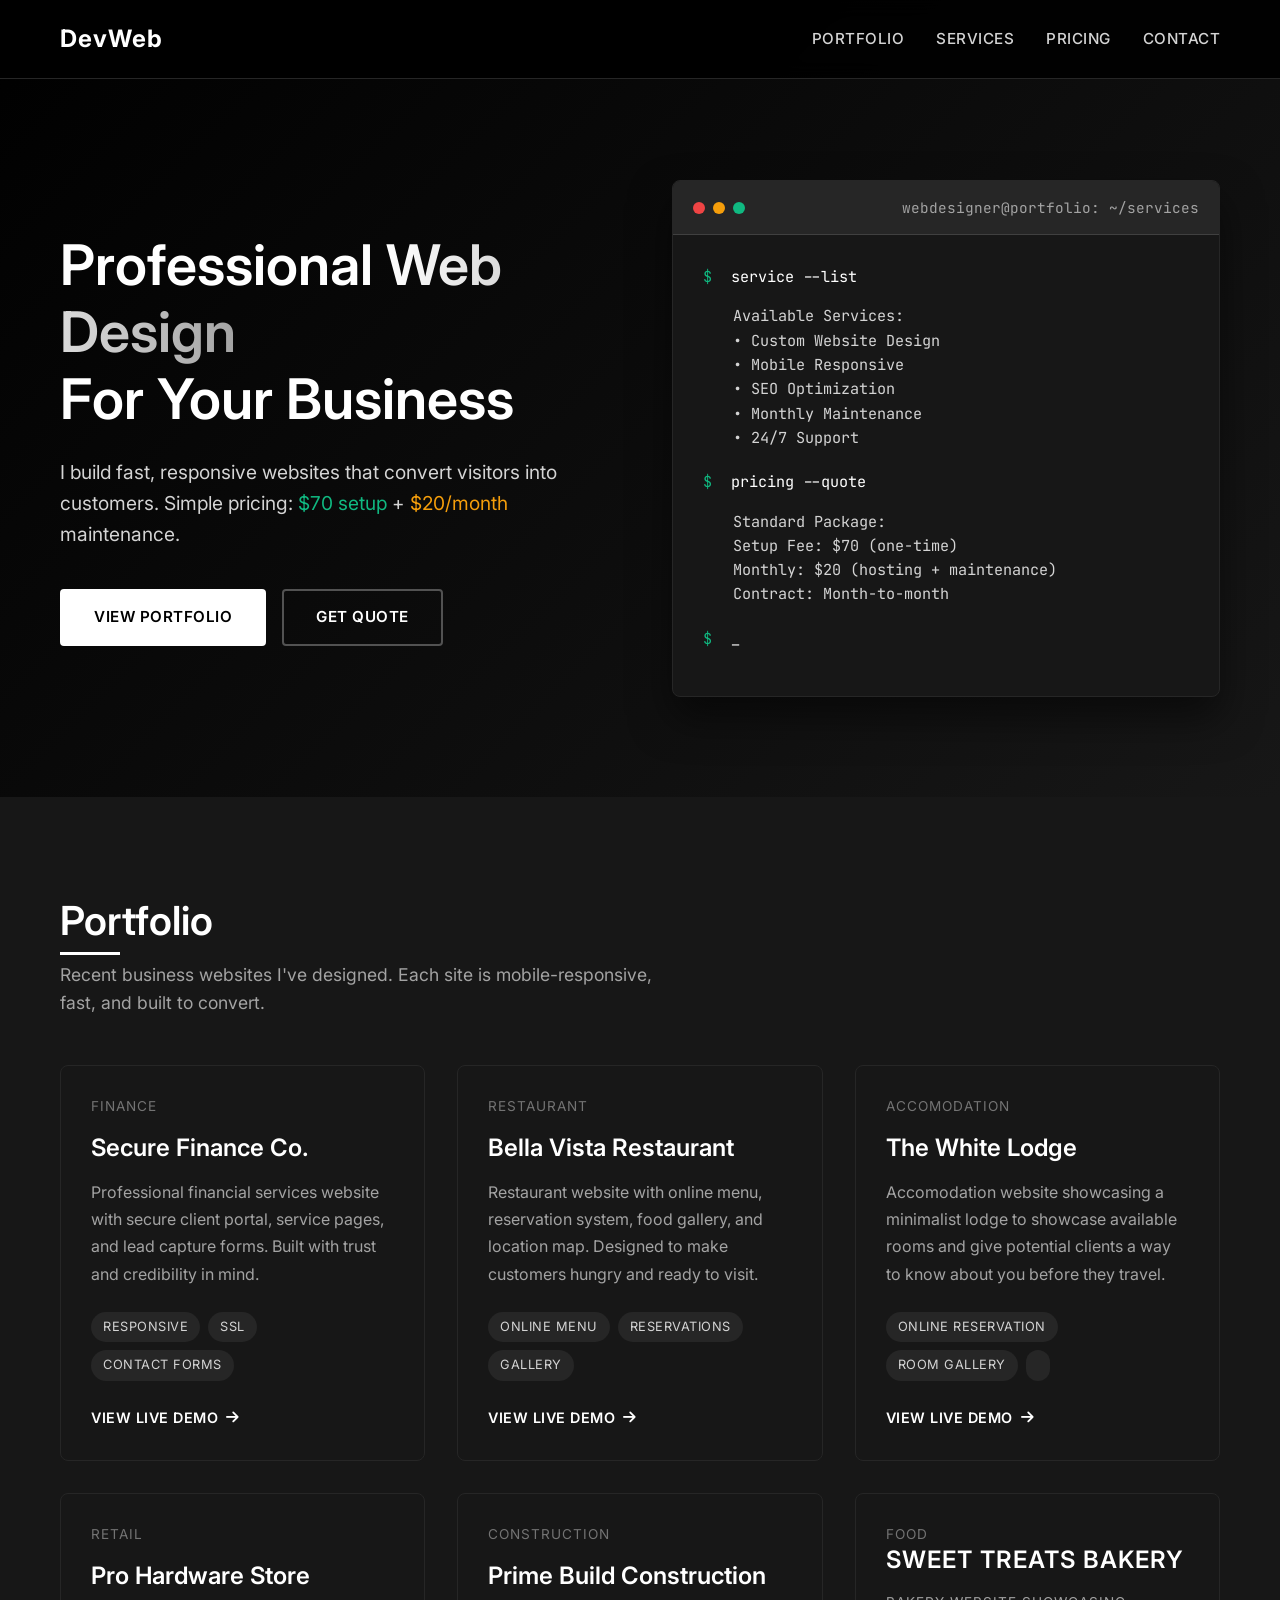
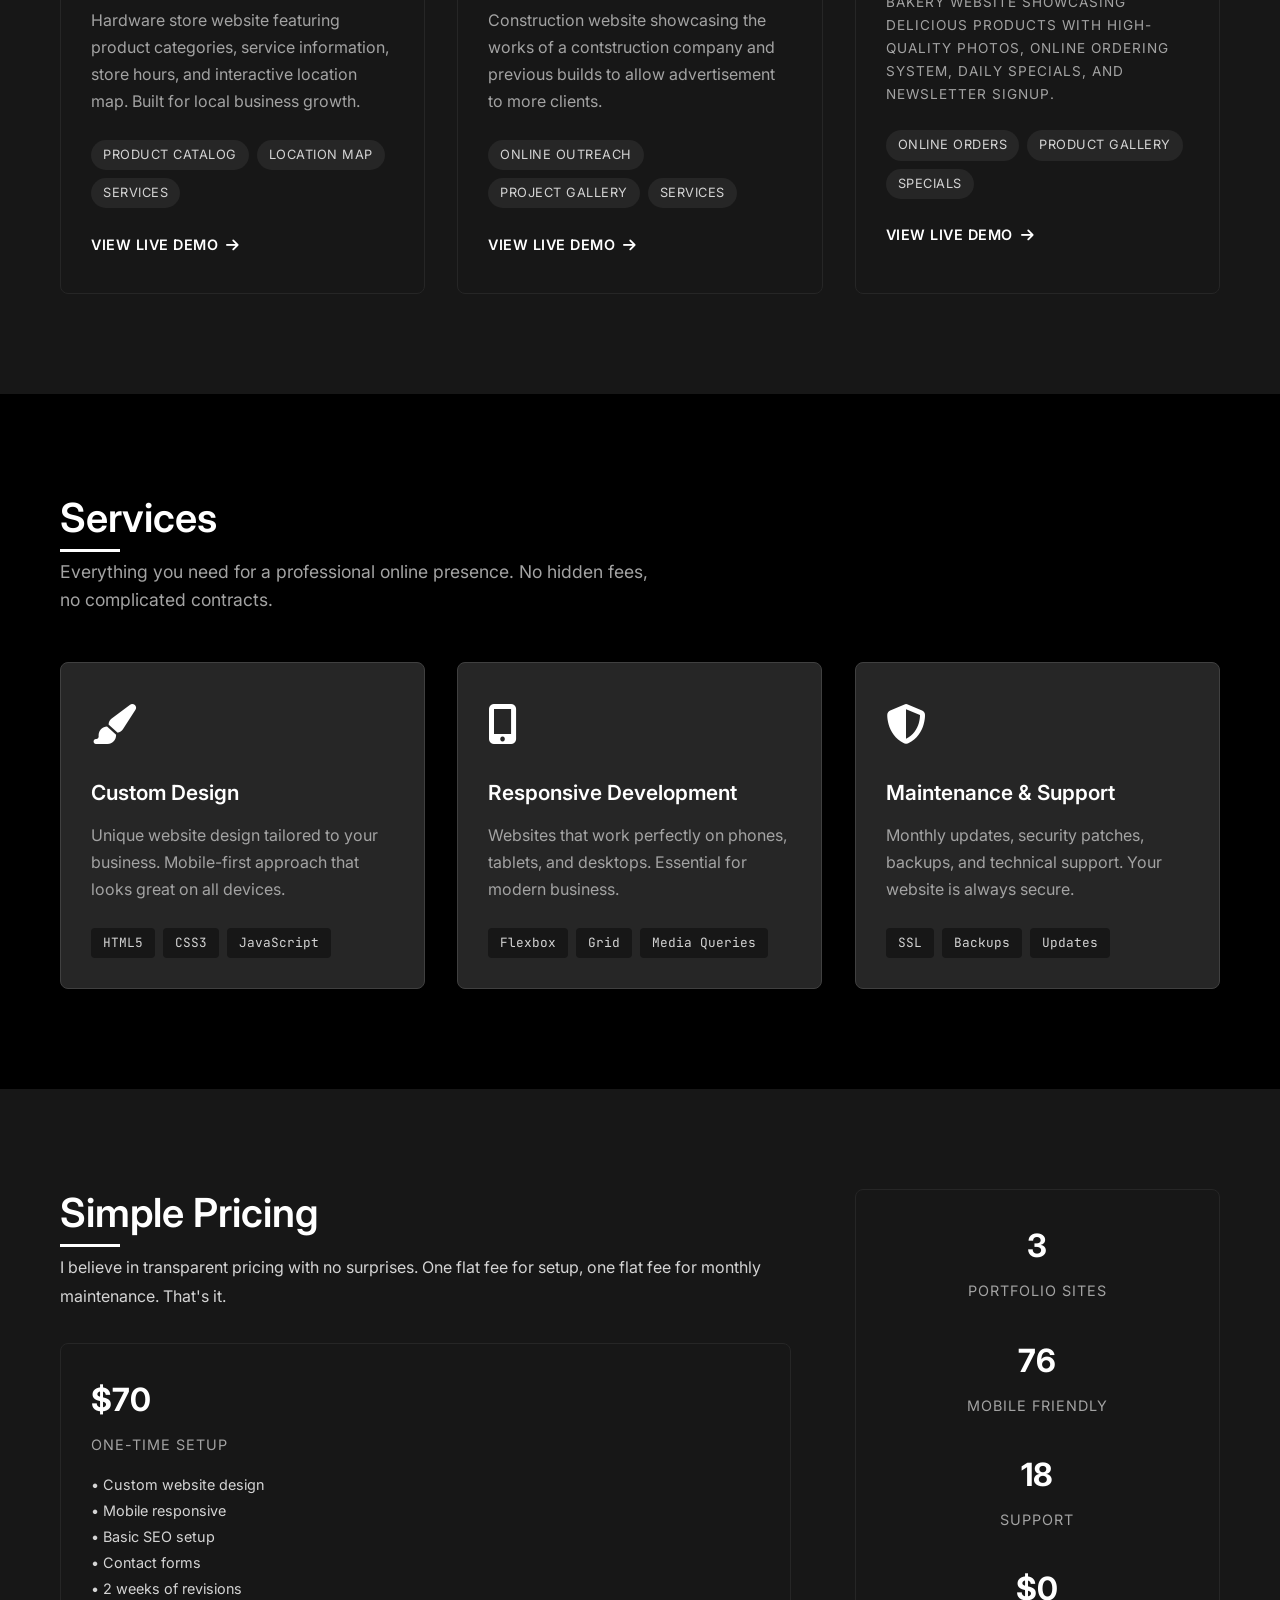
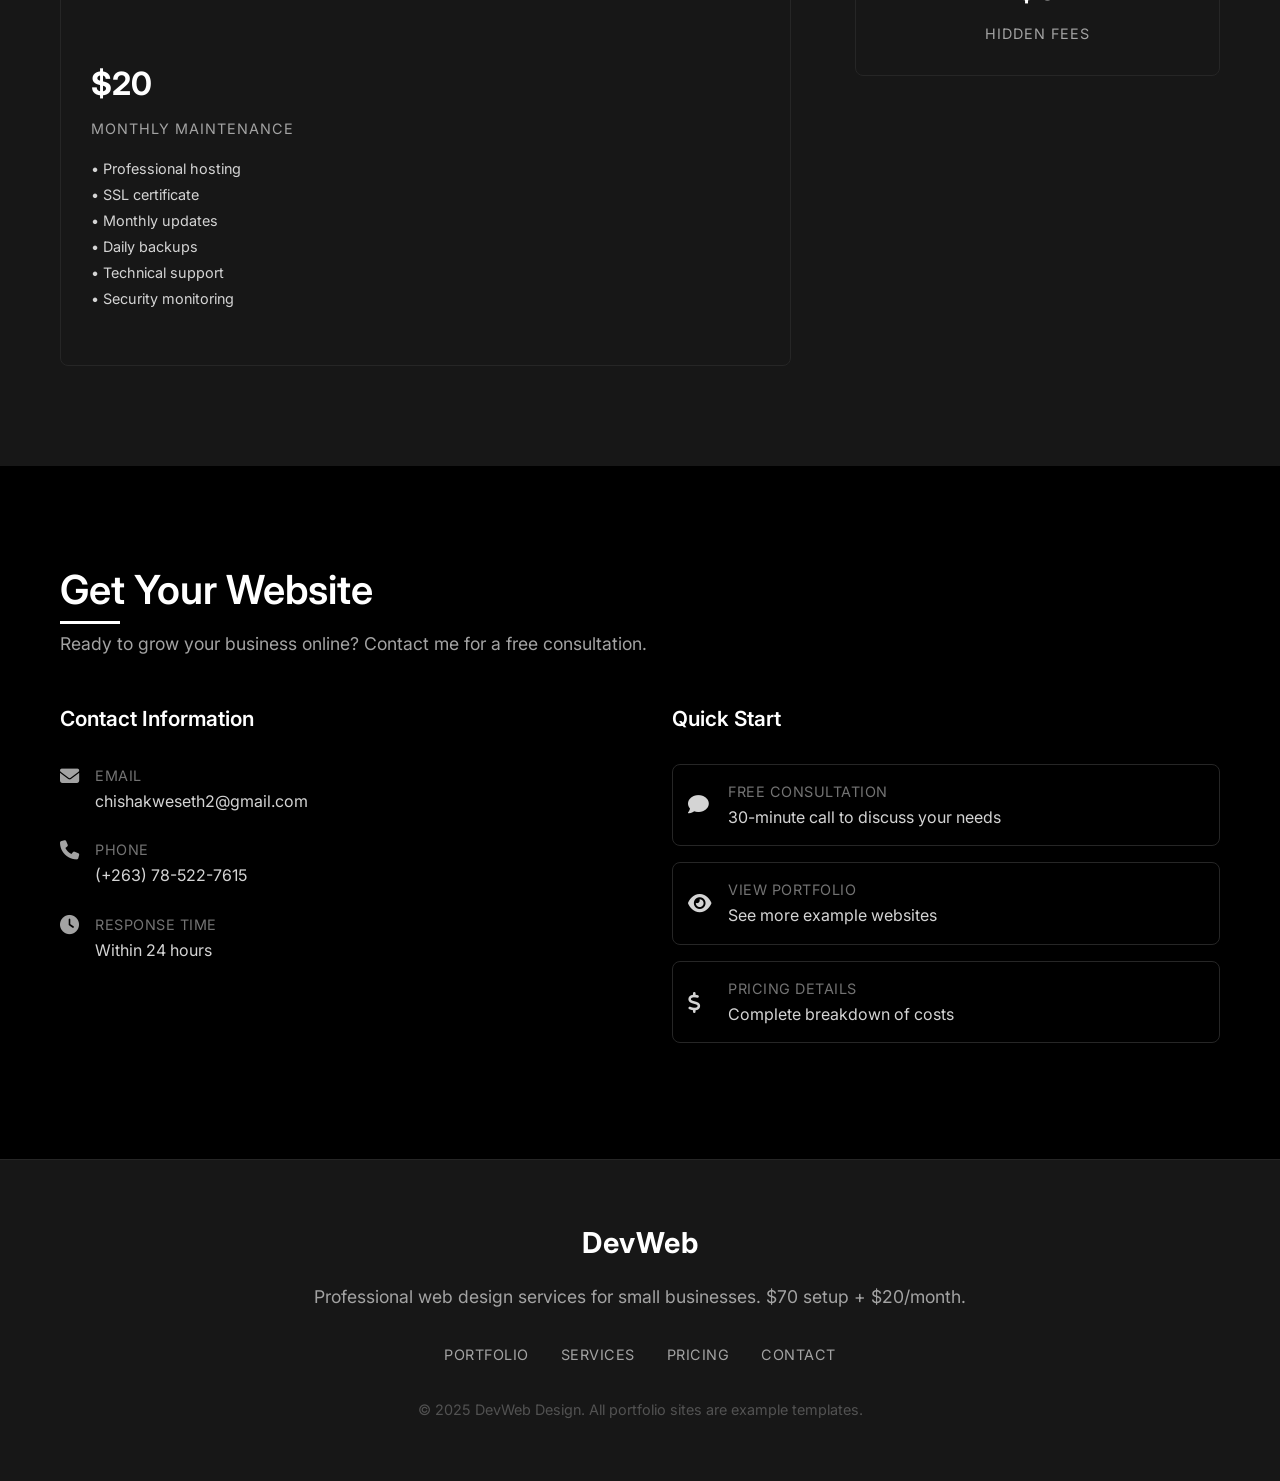
<file: index.html>
<!DOCTYPE html>
<html lang="en">
<head>
    <meta charset="UTF-8">
    <meta name="viewport" content="width=device-width, initial-scale=1.0">
    <title>DevWeb | Professional Web Design Services</title>
    <link rel="stylesheet" href="style.css">
    <link rel="stylesheet" href="https://cdnjs.cloudflare.com/ajax/libs/font-awesome/6.4.0/css/all.min.css">
    <link href="https://fonts.googleapis.com/css2?family=Inter:wght@300;400;500;600;700&family=JetBrains+Mono:wght@300;400&display=swap" rel="stylesheet">
    <!-- AOS Animation Library -->
    <link href="https://unpkg.com/aos@2.3.1/dist/aos.css" rel="stylesheet">
</head>
<body>
    <!-- ===== NAVBAR ===== -->
    <nav class="navbar">
        <div class="container">
            <a href="#" class="logo">DevWeb</a>
            <div class="nav-links">
                <a href="#portfolio">Portfolio</a>
                <a href="#services">Services</a>
                <a href="#pricing">Pricing</a>
                <a href="#contact">Contact</a>
            </div>
            <button class="menu-toggle">
                <i class="fas fa-bars"></i>
            </button>
        </div>
    </nav>

    <!-- ===== HERO SECTION ===== -->
    <section class="hero">
        <div class="container">
            <div class="hero-content" data-aos="fade-right" data-aos-delay="100">
                <h1 class="hero-title">
                    Professional <span class="gradient-text">Web Design</span><br>
                    For Your Business
                </h1>
                <p class="hero-subtitle">
                    I build fast, responsive websites that convert visitors into customers. 
                    Simple pricing: <span class="terminal-green">$70 setup</span> + <span class="terminal-yellow">$20/month</span> maintenance.
                </p>
                <div class="hero-buttons" data-aos="fade-up" data-aos-delay="300">
                    <a href="#portfolio" class="btn btn-primary">View Portfolio</a>
                    <a href="#contact" class="btn btn-secondary">Get Quote</a>
                </div>
            </div>
            <div class="code-terminal" data-aos="fade-left" data-aos-delay="200">
                <div class="terminal-header">
                    <div class="terminal-dots">
                        <span class="dot red"></span>
                        <span class="dot yellow"></span>
                        <span class="dot green"></span>
                    </div>
                    <div class="terminal-title">webdesigner@portfolio: ~/services</div>
                </div>
                <div class="terminal-body">
                    <div class="terminal-line">
                        <span class="prompt">$</span> service --list
                    </div>
                    <div class="output">
                        Available Services:<br>
                        • Custom Website Design<br>
                        • Mobile Responsive<br>
                        • SEO Optimization<br>
                        • Monthly Maintenance<br>
                        • 24/7 Support
                    </div>
                    <div class="terminal-line">
                        <span class="prompt">$</span> pricing --quote
                    </div>
                    <div class="output">
                        Standard Package:<br>
                        Setup Fee: $70 (one-time)<br>
                        Monthly: $20 (hosting + maintenance)<br>
                        Contract: Month-to-month
                    </div>
                    <div class="terminal-line">
                        <span class="prompt">$</span> <span class="cursor">_</span>
                    </div>
                </div>
            </div>
        </div>
    </section>

    <!-- ===== PORTFOLIO SECTION ===== -->
    <section id="portfolio" class="section bg-dark">
        <div class="container">
            <div data-aos="fade-up">
                <h2 class="section-title">Portfolio</h2>
                <p class="section-subtitle">Recent business websites I've designed. Each site is mobile-responsive, fast, and built to convert.</p>
            </div>
            
            <div class="articles-grid">
                <!-- Finance Company -->
                <div class="article-card" data-aos="fade-up" data-aos-delay="100">
                    <div class="article-date">FINANCE </div>
                    <h3 class="article-title">Secure Finance Co.</h3>
                    <p class="article-excerpt">
                        Professional financial services website with secure client portal, service pages, and lead capture forms. Built with trust and credibility in mind.
                    </p>
                    <div class="article-tags">
                        <span class="tag">Responsive</span>
                        <span class="tag">SSL</span>
                        <span class="tag">Contact Forms</span>
                    </div>
                    <a href="sites/finance/index.html" target="_blank" class="article-link">
                        View Live Demo <i class="fas fa-arrow-right"></i>
                    </a>
                </div>

                <!-- Restaurant -->
                <div class="article-card" data-aos="fade-up" data-aos-delay="200">
                    <div class="article-date">RESTAURANT </div>
                    <h3 class="article-title">Bella Vista Restaurant</h3>
                    <p class="article-excerpt">
                        Restaurant website with online menu, reservation system, food gallery, and location map. Designed to make customers hungry and ready to visit.
                    </p>
                    <div class="article-tags">
                        <span class="tag">Online Menu</span>
                        <span class="tag">Reservations</span>
                        <span class="tag">Gallery</span>
                    </div>
                    <a href="sites/restaurant/index.html" target="_blank" class="article-link">
                        View Live Demo <i class="fas fa-arrow-right"></i>
                    </a>
                </div>
                
                <!-- lodge -->
                <div class="article-card" data-aos="fade-up" data-aos-delay="400">
                    <div class="article-date">ACCOMODATION </div>
                    <h3 class="article-title">The White Lodge</h3>
                    <p class="article-excerpt">
                        Accomodation website showcasing a minimalist lodge to showcase available rooms and give potential clients a way to know about you before they travel.
                    </p>
                    <div class="article-tags">
                        <span class="tag">Online reservation</span>
                        <span class="tag">Room Gallery</span>
                        <span class="tag"></span>
                    </div>
                    <a href="sites/lodge/index.html" target="_blank" class="article-link">
                        View Live Demo <i class="fas fa-arrow-right"></i>
                    </a>
                </div>
                
                <!-- Hardware Store -->
                <div class="article-card" data-aos="fade-up" data-aos-delay="300">
                    <div class="article-date">RETAIL </div>
                    <h3 class="article-title">Pro Hardware Store</h3>
                    <p class="article-excerpt">
                        Hardware store website featuring product categories, service information, store hours, and interactive location map. Built for local business growth.
                    </p>
                    <div class="article-tags">
                        <span class="tag">Product Catalog</span>
                        <span class="tag">Location Map</span>
                        <span class="tag">Services</span>
                    </div>
                    <a href="sites/hardware/index.html" target="_blank" class="article-link">
                        View Live Demo <i class="fas fa-arrow-right"></i>
                    </a>
                </div>

                <!-- Construction -->
                <div class="article-card" data-aos="fade-up" data-aos-delay="400">
                    <div class="article-date">CONSTRUCTION</div>
                    <h3 class="article-title">Prime Build Construction</h3>
                    <p class="article-excerpt">
                        Construction website showcasing the works of a contstruction company and previous builds to allow advertisement to more clients.
                    </p>
                    <div class="article-tags">
                        <span class="tag">Online outreach</span>
                        <span class="tag">Project Gallery</span>
                        <span class="tag">Services</span>
                    </div>
                    <a href="sites/construction/construction.html" target="_blank" class="article-link">
                        View Live Demo <i class="fas fa-arrow-right"></i>
                    </a>
                </div>

                <!-- Bakery -->
                <div class="article-card" data-aos="fade-up" data-aos-delay="400">
                    <div class="article-date">FOOD <div>
                    <h3 class="article-title">Sweet Treats Bakery</h3>
                    <p class="article-excerpt">
                        Bakery website showcasing delicious products with high-quality photos, online ordering system, daily specials, and newsletter signup.
                    </p>
                    <div class="article-tags">
                        <span class="tag">Online Orders</span>
                        <span class="tag">Product Gallery</span>
                        <span class="tag">Specials</span>
                    </div>
                    <a href="sites/bakery/index.html" target="_blank" class="article-link">
                        View Live Demo <i class="fas fa-arrow-right"></i>
                    </a>
                </div>




            </div>
        </div>
    </section>

    <!-- ===== SERVICES SECTION ===== -->
    <section id="services" class="section">
        <div class="container">
            <div data-aos="fade-up">
                <h2 class="section-title">Services</h2>
                <p class="section-subtitle">Everything you need for a professional online presence. No hidden fees, no complicated contracts.</p>
            </div>
            
            <div class="projects-grid">
                <div class="project-card" data-aos="flip-left" data-aos-delay="100">
                    <div class="project-icon">
                        <i class="fas fa-paint-brush"></i>
                    </div>
                    <h3 class="project-title">Custom Design</h3>
                    <p class="project-description">
                        Unique website design tailored to your business. Mobile-first approach that looks great on all devices.
                    </p>
                    <div class="project-tech">
                        <span>HTML5</span>
                        <span>CSS3</span>
                        <span>JavaScript</span>
                    </div>
                </div>

                <div class="project-card" data-aos="flip-left" data-aos-delay="200">
                    <div class="project-icon">
                        <i class="fas fa-mobile-alt"></i>
                    </div>
                    <h3 class="project-title">Responsive Development</h3>
                    <p class="project-description">
                        Websites that work perfectly on phones, tablets, and desktops. Essential for modern business.
                    </p>
                    <div class="project-tech">
                        <span>Flexbox</span>
                        <span>Grid</span>
                        <span>Media Queries</span>
                    </div>
                </div>

                <div class="project-card" data-aos="flip-left" data-aos-delay="300">
                    <div class="project-icon">
                        <i class="fas fa-shield-alt"></i>
                    </div>
                    <h3 class="project-title">Maintenance & Support</h3>
                    <p class="project-description">
                        Monthly updates, security patches, backups, and technical support. Your website is always secure.
                    </p>
                    <div class="project-tech">
                        <span>SSL</span>
                        <span>Backups</span>
                        <span>Updates</span>
                    </div>
                </div>
            </div>
        </div>
    </section>

    <!-- ===== PRICING SECTION ===== -->
    <section id="pricing" class="section bg-dark">
        <div class="container">
            <div class="about-grid">
                <div data-aos="fade-right">
                    <h2 class="section-title">Simple Pricing</h2>
                    <p class="about-text">
                        I believe in transparent pricing with no surprises. One flat fee for setup, one flat fee for monthly maintenance. That's it.
                    </p>
                    
                    <div class="pricing-details" data-aos="fade-up" data-aos-delay="200">
                        <div class="pricing-card">
                            <div class="stat">
                                <div class="stat-number terminal-green">$70</div>
                                <div class="stat-label">One-Time Setup</div>
                                <p class="about-text" style="margin-top: 1rem; font-size: 0.9rem;">
                                    • Custom website design<br>
                                    • Mobile responsive<br>
                                    • Basic SEO setup<br>
                                    • Contact forms<br>
                                    • 2 weeks of revisions
                                </p>
                            </div>
                            
                            <div class="stat" data-aos="fade-up" data-aos-delay="300">
                                <div class="stat-number terminal-yellow">$20</div>
                                <div class="stat-label">Monthly Maintenance</div>
                                <p class="about-text" style="margin-top: 1rem; font-size: 0.9rem;">
                                    • Professional hosting<br>
                                    • SSL certificate<br>
                                    • Monthly updates<br>
                                    • Daily backups<br>
                                    • Technical support<br>
                                    • Security monitoring
                                </p>
                            </div>
                        </div>
                    </div>
                </div>
                
                <div class="stats-card" data-aos="fade-left" data-aos-delay="100">
                    <div class="stat" data-aos="zoom-in" data-aos-delay="200">
                        <div class="stat-number">4</div>
                        <div class="stat-label">Portfolio Sites</div>
                    </div>
                    <div class="stat" data-aos="zoom-in" data-aos-delay="300">
                        <div class="stat-number">100%</div>
                        <div class="stat-label">Mobile Friendly</div>
                    </div>
                    <div class="stat" data-aos="zoom-in" data-aos-delay="400">
                        <div class="stat-number">24/7</div>
                        <div class="stat-label">Support</div>
                    </div>
                    <div class="stat" data-aos="zoom-in" data-aos-delay="500">
                        <div class="stat-number">$0</div>
                        <div class="stat-label">Hidden Fees</div>
                    </div>
                </div>
            </div>
        </div>
    </section>

    <!-- ===== CONTACT SECTION ===== -->
    <section id="contact" class="section">
        <div class="container">
            <div data-aos="fade-up">
                <h2 class="section-title">Get Your Website</h2>
                <p class="section-subtitle">Ready to grow your business online? Contact me for a free consultation.</p>
            </div>
            
            <div class="contact-grid">
                <div data-aos="fade-right">
                    <h3 class="contact-title">Contact Information</h3>
                    
                    <div class="contact-item" data-aos="fade-right" data-aos-delay="100">
                        <i class="fas fa-envelope"></i>
                        <div>
                            <div class="contact-label">Email</div>
                            <div class="contact-value">chishakweseth2@gmail.com</div>
                        </div>
                    </div>
                    
                    <div class="contact-item" data-aos="fade-right" data-aos-delay="200">
                        <i class="fas fa-phone"></i>
                        <div>
                            <div class="contact-label">Phone</div>
                            <div class="contact-value">(+263) 78-522-7615</div>
                        </div>
                    </div>
                    
                    <div class="contact-item" data-aos="fade-right" data-aos-delay="300">
                        <i class="fas fa-clock"></i>
                        <div>
                            <div class="contact-label">Response Time</div>
                            <div class="contact-value">Within 24 hours</div>
                        </div>
                    </div>
                </div>
                
                <div data-aos="fade-left">
                    <h3 class="contact-title">Quick Start</h3>
                    
                    <a href="#contact" class="social-link" data-aos="fade-left" data-aos-delay="100">
                        <i class="fas fa-comment"></i>
                        <div>
                            <div class="contact-label">Free Consultation</div>
                            <div class="contact-value">30-minute call to discuss your needs</div>
                        </div>
                    </a>
                    
                    <a href="#portfolio" class="social-link" data-aos="fade-left" data-aos-delay="200">
                        <i class="fas fa-eye"></i>
                        <div>
                            <div class="contact-label">View Portfolio</div>
                            <div class="contact-value">See more example websites</div>
                        </div>
                    </a>
                    
                    <a href="#pricing" class="social-link" data-aos="fade-left" data-aos-delay="300">
                        <i class="fas fa-dollar-sign"></i>
                        <div>
                            <div class="contact-label">Pricing Details</div>
                            <div class="contact-value">Complete breakdown of costs</div>
                        </div>
                    </a>
                </div>
            </div>
        </div>
    </section>

    <!-- ===== FOOTER ===== -->
    <footer class="footer">
        <div class="container">
            <div class="footer-content" data-aos="fade-up">
                <div class="footer-logo">DevWeb</div>
                <p class="footer-tagline">
                    Professional web design services for small businesses. $70 setup + $20/month.
                </p>
                
                <div class="footer-links">
                    <a href="#portfolio">Portfolio</a>
                    <a href="#services">Services</a>
                    <a href="#pricing">Pricing</a>
                    <a href="#contact">Contact</a>
                </div>
                
                <p class="footer-copyright">
                    © 2025 DevWeb Design. All portfolio sites are example templates. 
                </p>
            </div>
        </div>
    </footer>

    <script src="script.js"></script>
    <!-- AOS Animation Library -->
    <script src="https://unpkg.com/aos@2.3.1/dist/aos.js"></script>
    <script>
        AOS.init({
            duration: 800,
            easing: 'ease-out-cubic',
            once: true,
            offset: 100,
            delay: 100
        });
        
        // Smooth scroll for anchor links
        document.querySelectorAll('a[href^="#"]').forEach(anchor => {
            anchor.addEventListener('click', function(e) {
                e.preventDefault();
                const targetId = this.getAttribute('href');
                if (targetId === '#') return;
                
                const targetElement = document.querySelector(targetId);
                if (targetElement) {
                    window.scrollTo({
                        top: targetElement.offsetTop - 80,
                        behavior: 'smooth'
                    });
                }
            });
        });
    </script>
</body>

</html>
</file>
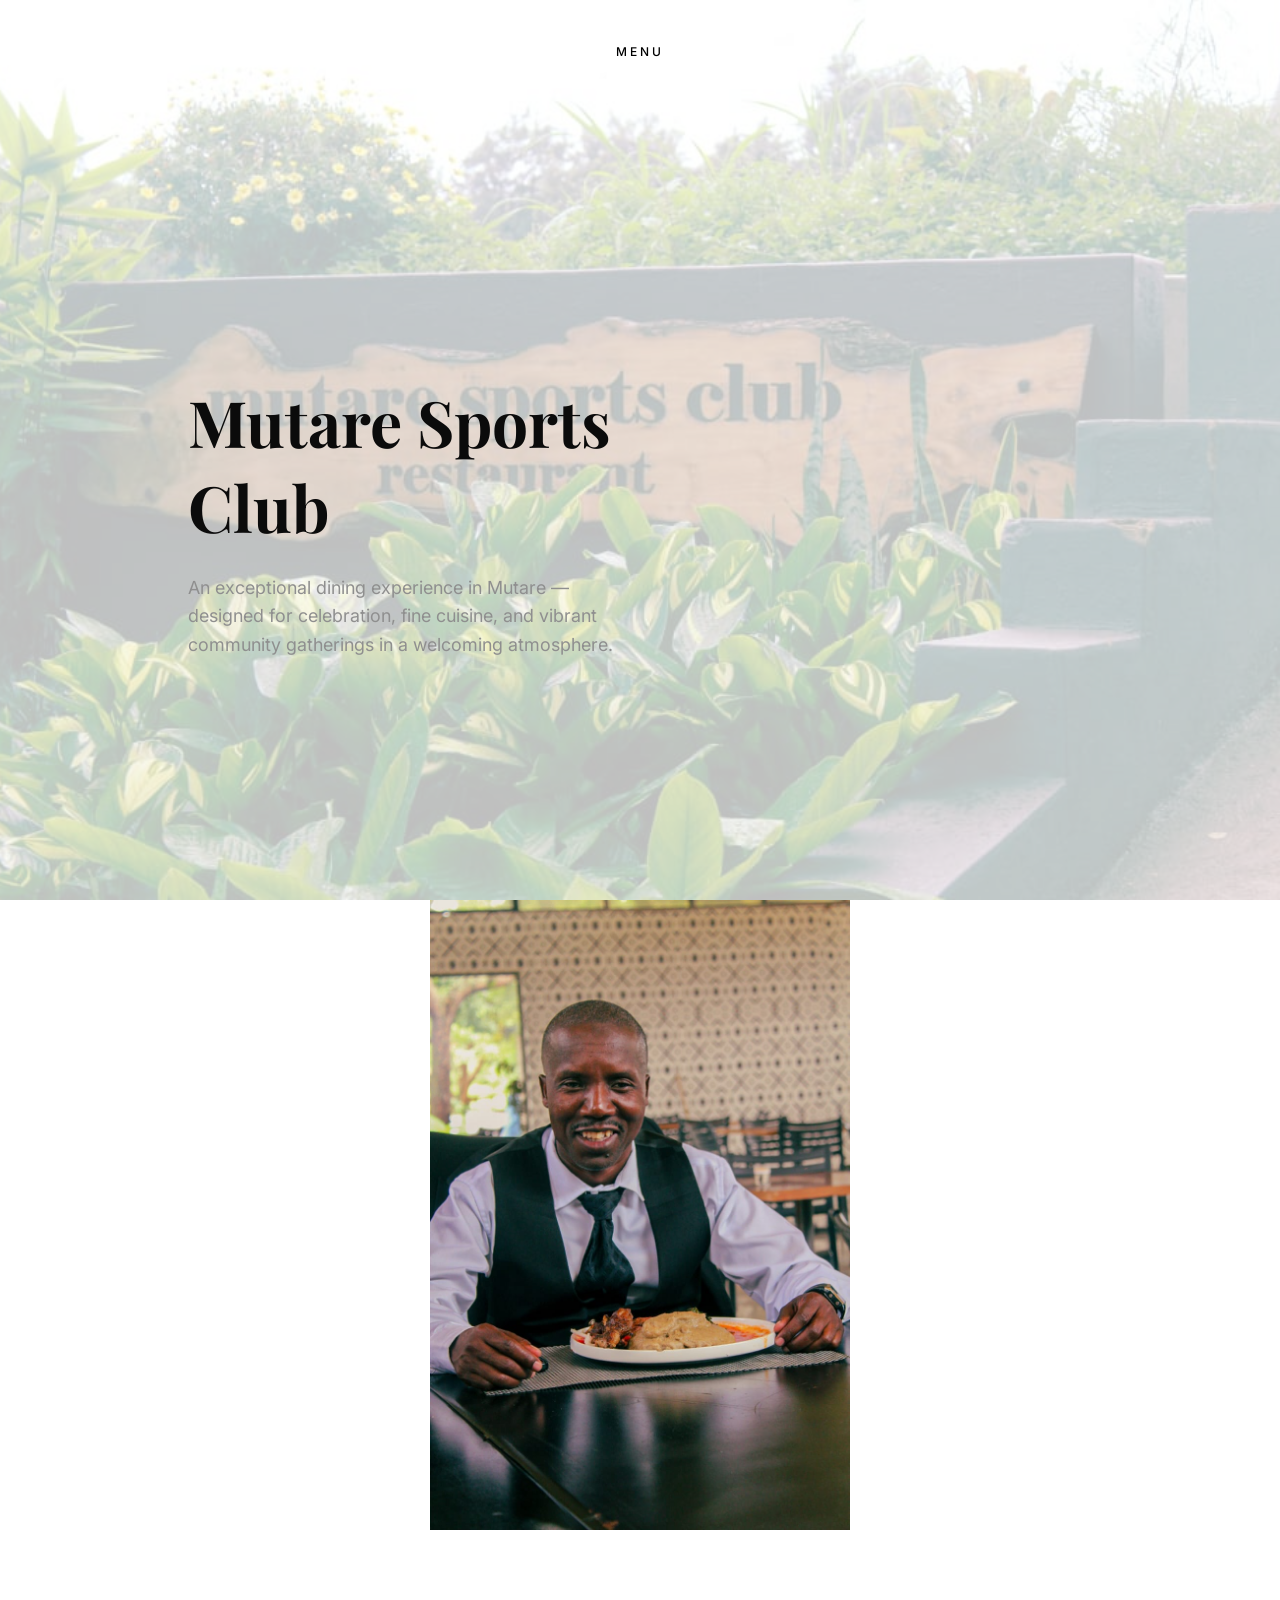
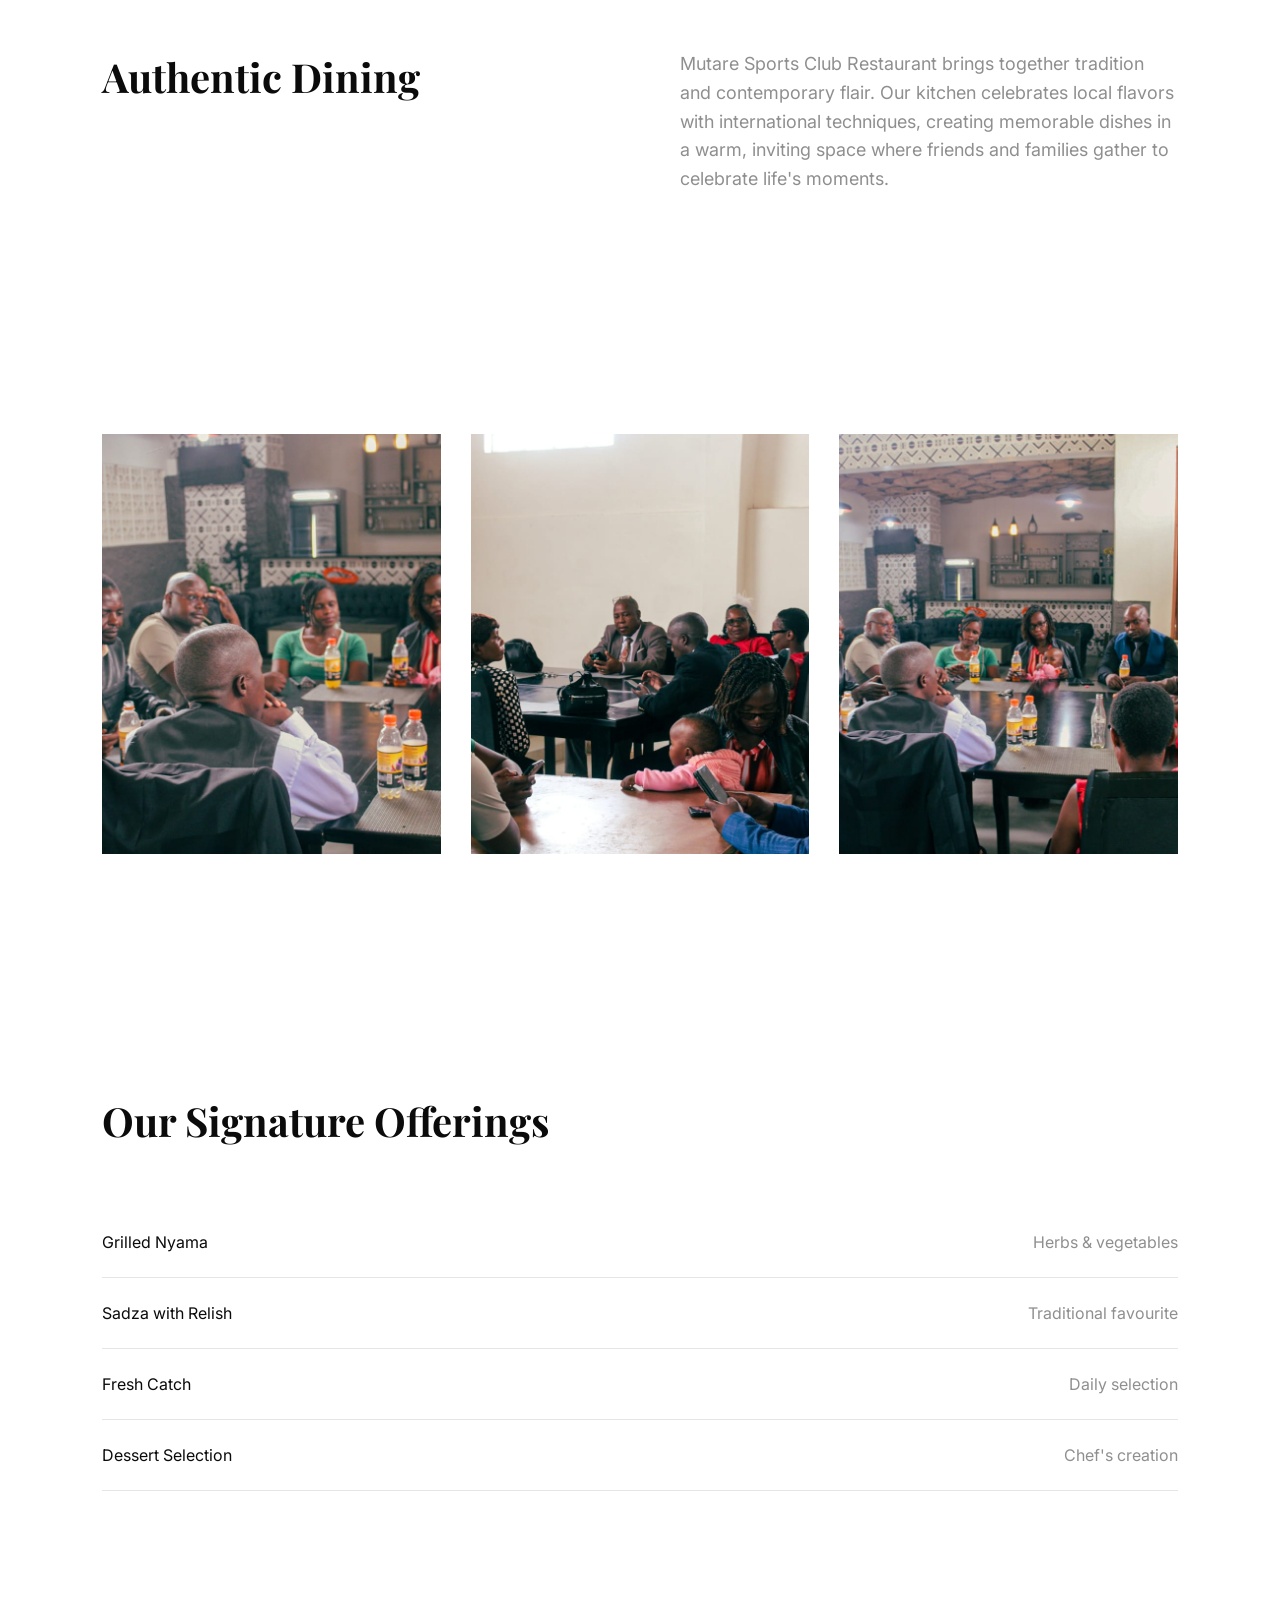
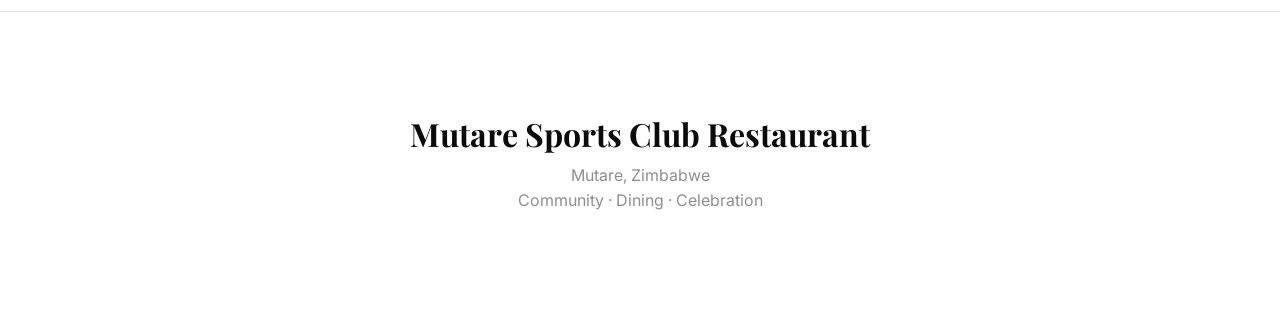
<file: sites/temp/MSCR/index.html>
<!DOCTYPE html>
<html lang="en">
<head>
  <meta charset="UTF-8">
  <meta name="viewport" content="width=device-width, initial-scale=1.0">
  <title>Mutare Sports Club Restaurant</title>
  <link href="https://fonts.googleapis.com/css2?family=Playfair+Display:wght@400;600&family=Inter:wght@300;400;500&display=swap" rel="stylesheet">
  <link rel="stylesheet" href="styles.css">
</head>

<body>

<!-- NAV -->
<nav class="nav">
  <button class="nav-toggle" id="navToggle">MENU</button>
</nav>

<!-- FULLSCREEN MENU -->
<div class="nav-menu" id="navMenu">
  <a href="index.html" class="nav-link">Home</a>
  <a href="about.html" class="nav-link">About Us</a>
  <a href="contact.html" class="nav-link">Contact</a>
</div>

<!-- HERO -->
<section class="hero">
  <div class="hero-image" style="background-image: url('images/1.jpeg');"></div>
  <div class="hero-overlay"></div>
  <div class="hero-content reveal">
    <h1>Mutare Sports Club</h1>
    <p>
      An exceptional dining experience in Mutare — designed for celebration, 
      fine cuisine, and vibrant community gatherings in a welcoming atmosphere.
    </p>
  </div>
</section>

<!-- IMAGE STRIP - Updated to use img tag -->
<img src="images/6.jpeg" alt="Restaurant interior" class="image-strip reveal">

<!-- ABOUT -->
<section class="about">
  <div class="reveal">
    <h2>Authentic Dining</h2>
  </div>
  <div class="reveal">
    <p>
      Mutare Sports Club Restaurant brings together tradition and contemporary flair. 
      Our kitchen celebrates local flavors with international techniques, creating 
      memorable dishes in a warm, inviting space where friends and families gather 
      to celebrate life's moments.
    </p>
  </div>
</section>

<!-- GALLERY -->
<section class="gallery">
  <div class="gallery-grid">
    <div class="gallery-item reveal" style="background-image: url('images/4.jpeg');"></div>
    <div class="gallery-item reveal" style="background-image: url('images/5.jpeg');"></div>
    <div class="gallery-item reveal" style="background-image: url('images/3.jpeg');"></div>
  </div>
</section>

<!-- MENU -->
<section class="menu">
  <h2 class="reveal">Our Signature Offerings</h2>

  <div class="menu-item reveal">
    <div>Grilled Nyama</div>
    <span>Herbs & vegetables</span>
  </div>

  <div class="menu-item reveal">
    <div>Sadza with Relish</div>
    <span>Traditional favourite</span>
  </div>

  <div class="menu-item reveal">
    <div>Fresh Catch</div>
    <span>Daily selection</span>
  </div>

  <div class="menu-item reveal">
    <div>Dessert Selection</div>
    <span>Chef's creation</span>
  </div>
</section>

<!-- FOOTER -->
<footer>
  <h3 class="reveal">Mutare Sports Club Restaurant</h3>
  <p class="reveal">Mutare, Zimbabwe</p>
  <p class="reveal">Community · Dining · Celebration</p>
</footer>

<script src="script.js"></script>

</body>
</html>
</file>
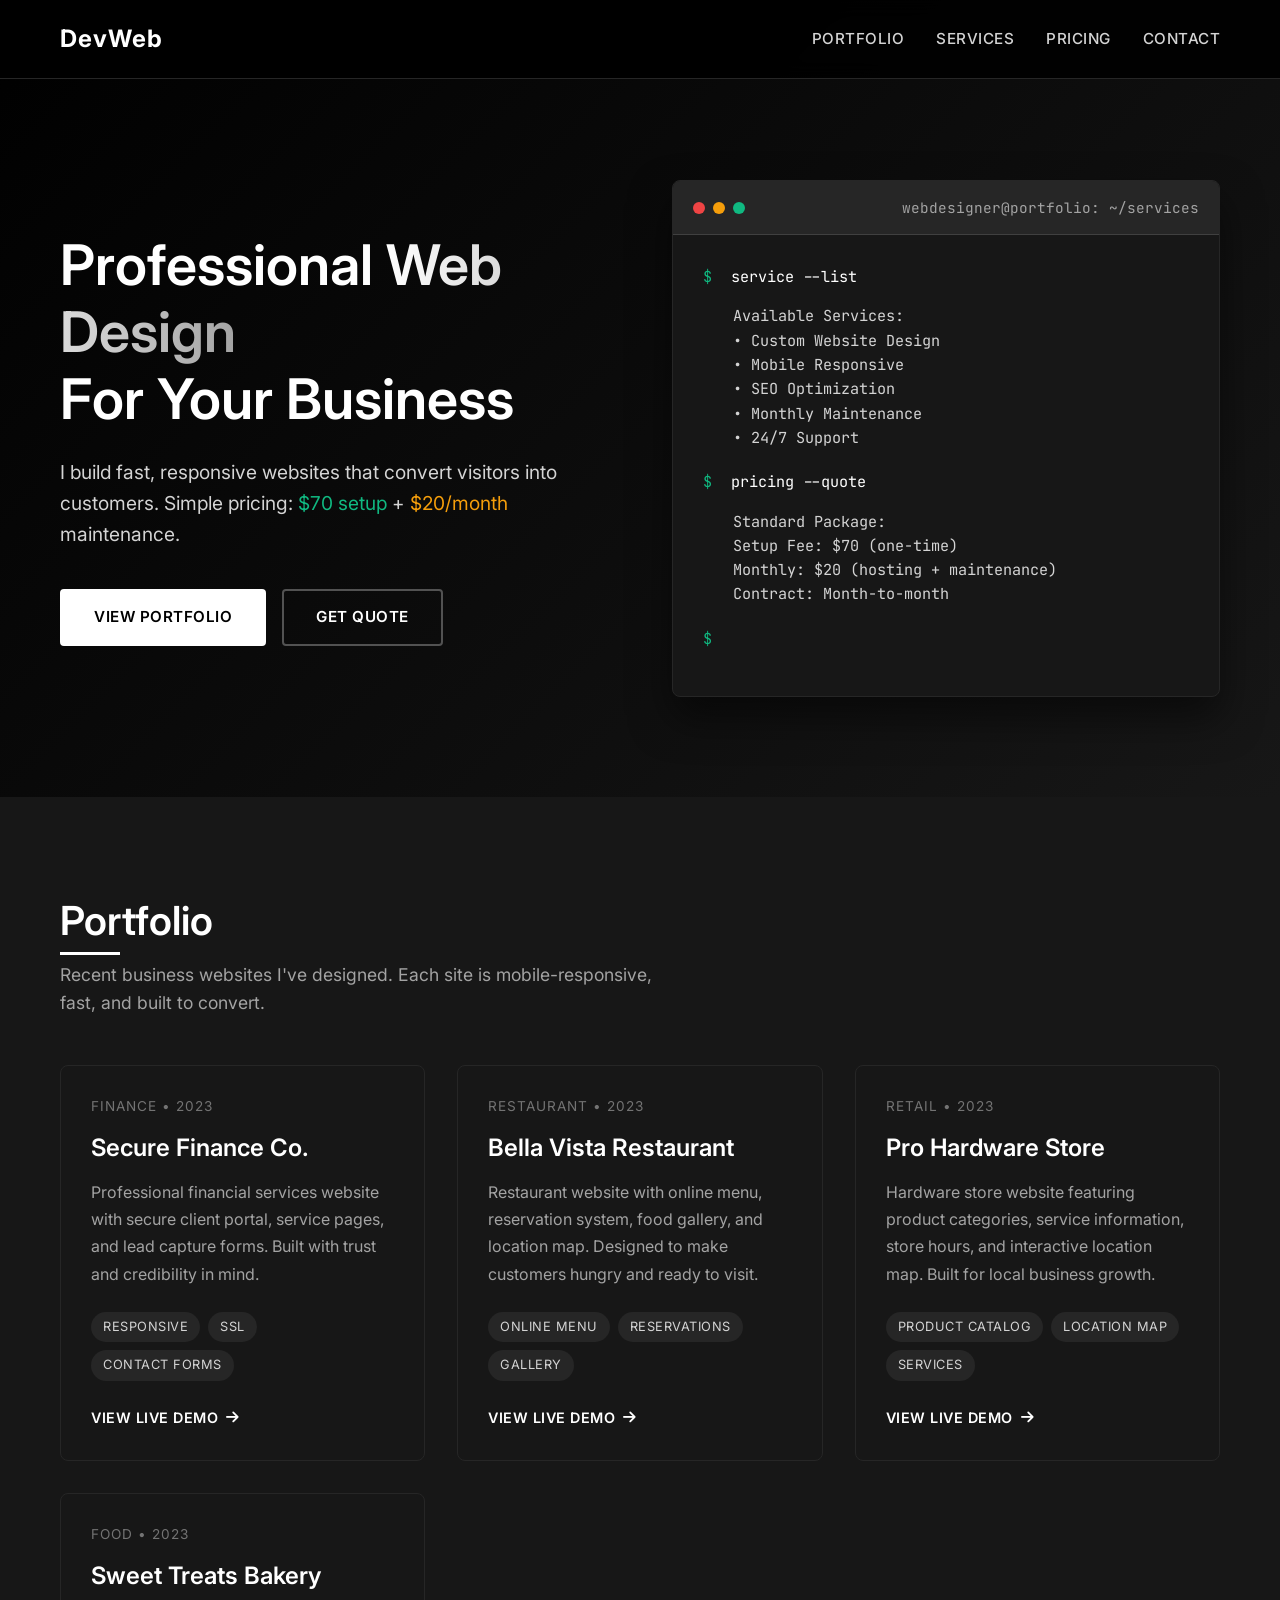
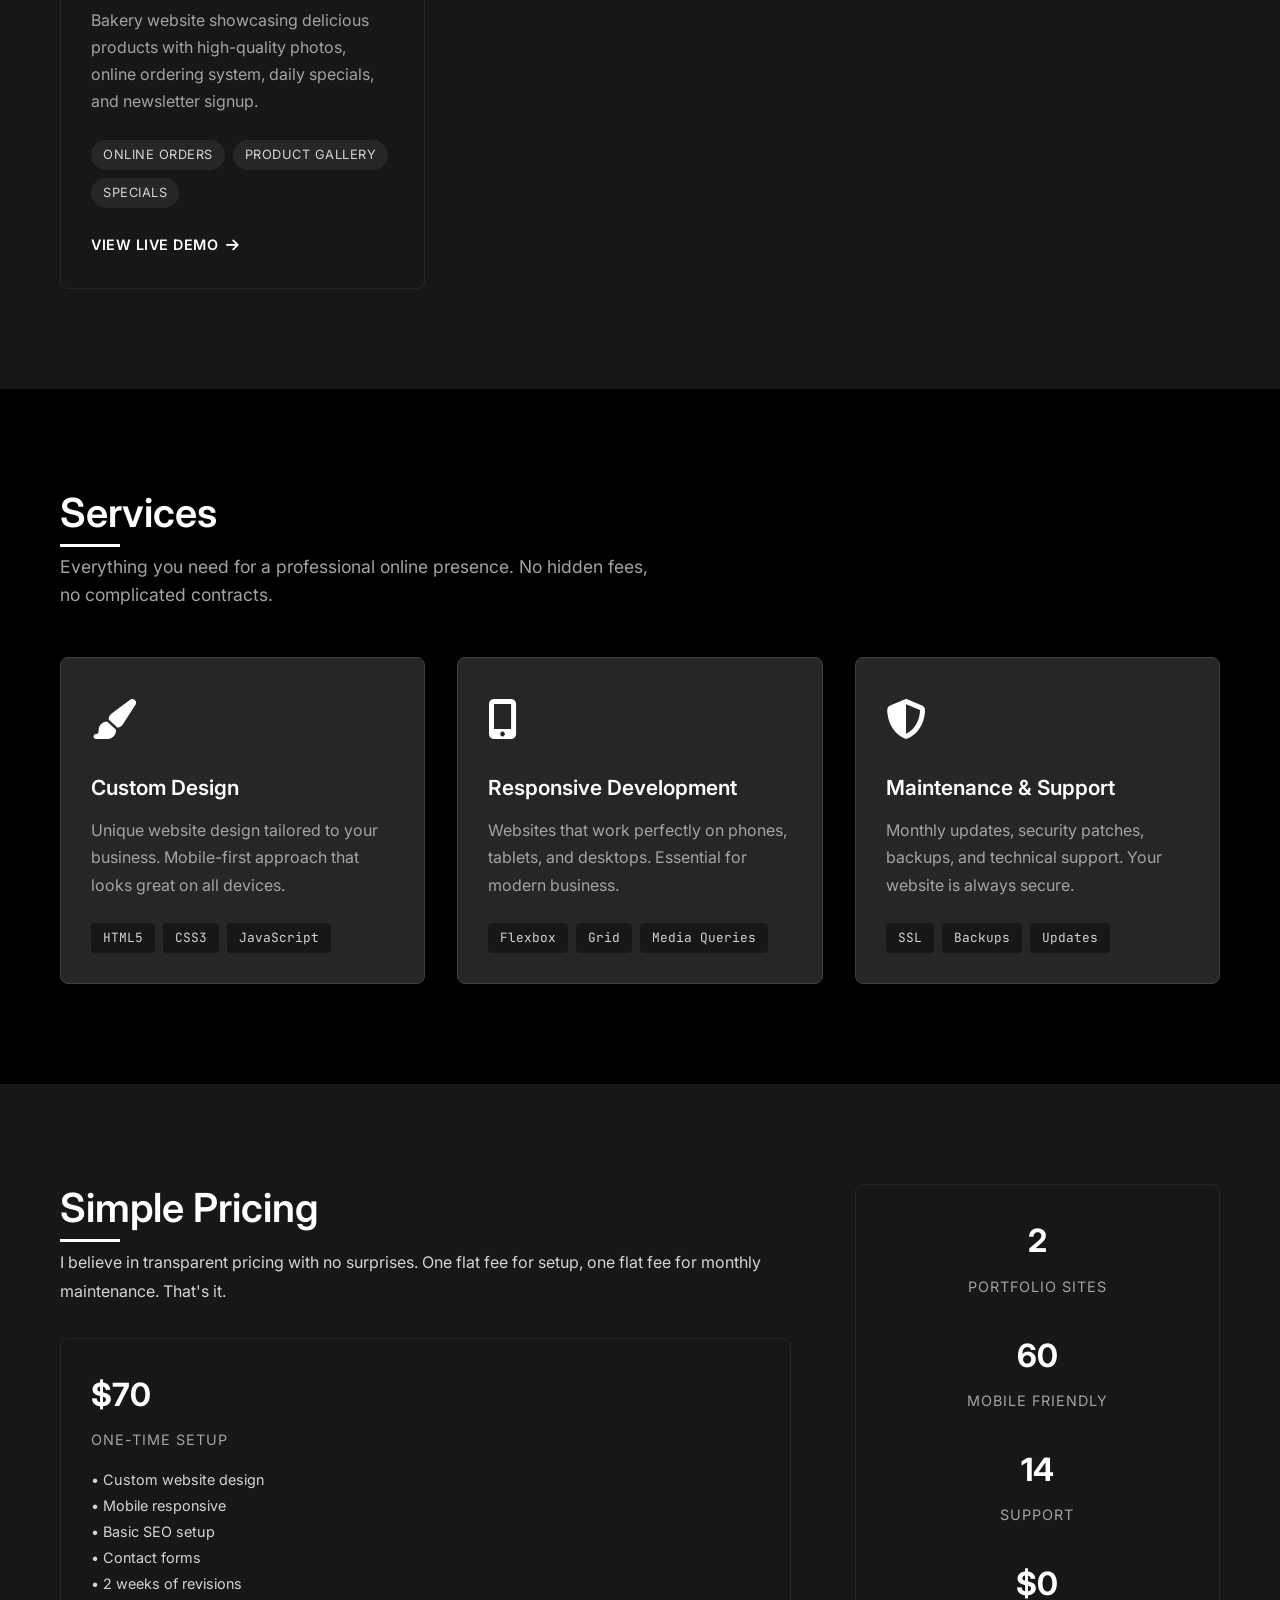
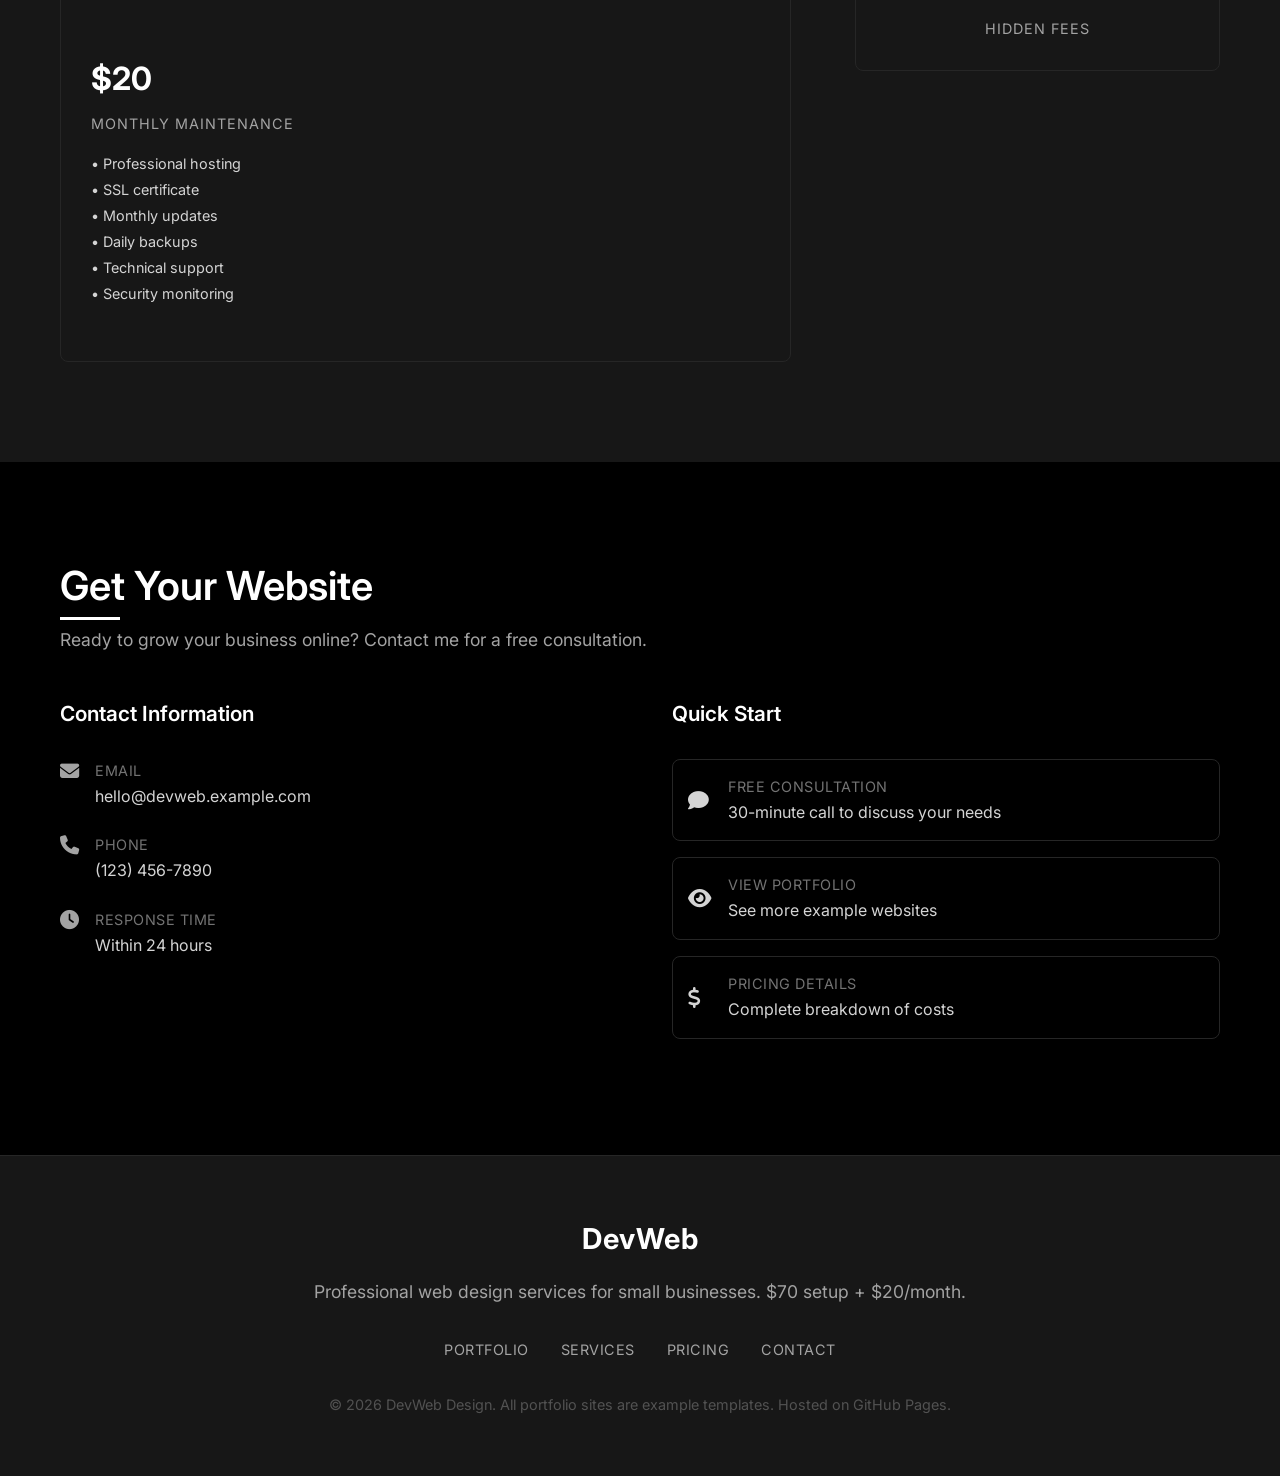
<file: index - Copy.html>
<!DOCTYPE html>
<html lang="en">
<head>
    <meta charset="UTF-8">
    <meta name="viewport" content="width=device-width, initial-scale=1.0">
    <title>DevWeb | Professional Web Design Services</title>
    <link rel="stylesheet" href="style.css">
    <link rel="stylesheet" href="https://cdnjs.cloudflare.com/ajax/libs/font-awesome/6.4.0/css/all.min.css">
    <link href="https://fonts.googleapis.com/css2?family=Inter:wght@300;400;500;600;700&family=JetBrains+Mono:wght@300;400&display=swap" rel="stylesheet">
</head>
<body>
    <!-- ===== NAVBAR ===== -->
    <nav class="navbar">
        <div class="container">
            <a href="#" class="logo">DevWeb</a>
            <div class="nav-links">
                <a href="#portfolio">Portfolio</a>
                <a href="#services">Services</a>
                <a href="#pricing">Pricing</a>
                <a href="#contact">Contact</a>
            </div>
            <button class="menu-toggle">
                <i class="fas fa-bars"></i>
            </button>
        </div>
    </nav>

    <!-- ===== HERO SECTION ===== -->
    <section class="hero">
        <div class="container">
            <div class="hero-content">
                <h1 class="hero-title">
                    Professional <span class="gradient-text">Web Design</span><br>
                    For Your Business
                </h1>
                <p class="hero-subtitle">
                    I build fast, responsive websites that convert visitors into customers. 
                    Simple pricing: <span class="terminal-green">$70 setup</span> + <span class="terminal-yellow">$20/month</span> maintenance.
                </p>
                <div class="hero-buttons">
                    <a href="#portfolio" class="btn btn-primary">View Portfolio</a>
                    <a href="#contact" class="btn btn-secondary">Get Quote</a>
                </div>
            </div>
            <div class="code-terminal">
                <div class="terminal-header">
                    <div class="terminal-dots">
                        <span class="dot red"></span>
                        <span class="dot yellow"></span>
                        <span class="dot green"></span>
                    </div>
                    <div class="terminal-title">webdesigner@portfolio: ~/services</div>
                </div>
                <div class="terminal-body">
                    <div class="terminal-line">
                        <span class="prompt">$</span> service --list
                    </div>
                    <div class="output">
                        Available Services:<br>
                        • Custom Website Design<br>
                        • Mobile Responsive<br>
                        • SEO Optimization<br>
                        • Monthly Maintenance<br>
                        • 24/7 Support
                    </div>
                    <div class="terminal-line">
                        <span class="prompt">$</span> pricing --quote
                    </div>
                    <div class="output">
                        Standard Package:<br>
                        Setup Fee: $70 (one-time)<br>
                        Monthly: $20 (hosting + maintenance)<br>
                        Contract: Month-to-month
                    </div>
                    <div class="terminal-line">
                        <span class="prompt">$</span> <span class="cursor">_</span>
                    </div>
                </div>
            </div>
        </div>
    </section>

    <!-- ===== PORTFOLIO SECTION ===== -->
    <section id="portfolio" class="section bg-dark">
        <div class="container">
            <h2 class="section-title">Portfolio</h2>
            <p class="section-subtitle">Recent business websites I've designed. Each site is mobile-responsive, fast, and built to convert.</p>
            
            <div class="articles-grid">
                <!-- Finance Company -->
                <div class="article-card">
                    <div class="article-date">FINANCE • 2023</div>
                    <h3 class="article-title">Secure Finance Co.</h3>
                    <p class="article-excerpt">
                        Professional financial services website with secure client portal, service pages, and lead capture forms. Built with trust and credibility in mind.
                    </p>
                    <div class="article-tags">
                        <span class="tag">Responsive</span>
                        <span class="tag">SSL</span>
                        <span class="tag">Contact Forms</span>
                    </div>
                    <a href="sites/finance/index.html" target="_blank" class="article-link">
                        View Live Demo <i class="fas fa-arrow-right"></i>
                    </a>
                </div>

                <!-- Restaurant -->
                <div class="article-card">
                    <div class="article-date">RESTAURANT • 2023</div>
                    <h3 class="article-title">Bella Vista Restaurant</h3>
                    <p class="article-excerpt">
                        Restaurant website with online menu, reservation system, food gallery, and location map. Designed to make customers hungry and ready to visit.
                    </p>
                    <div class="article-tags">
                        <span class="tag">Online Menu</span>
                        <span class="tag">Reservations</span>
                        <span class="tag">Gallery</span>
                    </div>
                    <a href="sites/restaurant/index.html" target="_blank" class="article-link">
                        View Live Demo <i class="fas fa-arrow-right"></i>
                    </a>
                </div>

                <!-- Hardware Store -->
                <div class="article-card">
                    <div class="article-date">RETAIL • 2023</div>
                    <h3 class="article-title">Pro Hardware Store</h3>
                    <p class="article-excerpt">
                        Hardware store website featuring product categories, service information, store hours, and interactive location map. Built for local business growth.
                    </p>
                    <div class="article-tags">
                        <span class="tag">Product Catalog</span>
                        <span class="tag">Location Map</span>
                        <span class="tag">Services</span>
                    </div>
                    <a href="sites/hardware/index.html" target="_blank" class="article-link">
                        View Live Demo <i class="fas fa-arrow-right"></i>
                    </a>
                </div>

                <!-- Bakery -->
                <div class="article-card">
                    <div class="article-date">FOOD • 2023</div>
                    <h3 class="article-title">Sweet Treats Bakery</h3>
                    <p class="article-excerpt">
                        Bakery website showcasing delicious products with high-quality photos, online ordering system, daily specials, and newsletter signup.
                    </p>
                    <div class="article-tags">
                        <span class="tag">Online Orders</span>
                        <span class="tag">Product Gallery</span>
                        <span class="tag">Specials</span>
                    </div>
                    <a href="sites/bakery/index.html" target="_blank" class="article-link">
                        View Live Demo <i class="fas fa-arrow-right"></i>
                    </a>
                </div>
            </div>
        </div>
    </section>

    <!-- ===== SERVICES SECTION ===== -->
    <section id="services" class="section">
        <div class="container">
            <h2 class="section-title">Services</h2>
            <p class="section-subtitle">Everything you need for a professional online presence. No hidden fees, no complicated contracts.</p>
            
            <div class="projects-grid">
                <div class="project-card">
                    <div class="project-icon">
                        <i class="fas fa-paint-brush"></i>
                    </div>
                    <h3 class="project-title">Custom Design</h3>
                    <p class="project-description">
                        Unique website design tailored to your business. Mobile-first approach that looks great on all devices.
                    </p>
                    <div class="project-tech">
                        <span>HTML5</span>
                        <span>CSS3</span>
                        <span>JavaScript</span>
                    </div>
                </div>

                <div class="project-card">
                    <div class="project-icon">
                        <i class="fas fa-mobile-alt"></i>
                    </div>
                    <h3 class="project-title">Responsive Development</h3>
                    <p class="project-description">
                        Websites that work perfectly on phones, tablets, and desktops. Essential for modern business.
                    </p>
                    <div class="project-tech">
                        <span>Flexbox</span>
                        <span>Grid</span>
                        <span>Media Queries</span>
                    </div>
                </div>

                <div class="project-card">
                    <div class="project-icon">
                        <i class="fas fa-shield-alt"></i>
                    </div>
                    <h3 class="project-title">Maintenance & Support</h3>
                    <p class="project-description">
                        Monthly updates, security patches, backups, and technical support. Your website is always secure.
                    </p>
                    <div class="project-tech">
                        <span>SSL</span>
                        <span>Backups</span>
                        <span>Updates</span>
                    </div>
                </div>
            </div>
        </div>
    </section>

    <!-- ===== PRICING SECTION ===== -->
    <section id="pricing" class="section bg-dark">
        <div class="container">
            <div class="about-grid">
                <div>
                    <h2 class="section-title">Simple Pricing</h2>
                    <p class="about-text">
                        I believe in transparent pricing with no surprises. One flat fee for setup, one flat fee for monthly maintenance. That's it.
                    </p>
                    
                    <div class="pricing-details">
                        <div class="pricing-card">
                            <div class="stat">
                                <div class="stat-number terminal-green">$70</div>
                                <div class="stat-label">One-Time Setup</div>
                                <p class="about-text" style="margin-top: 1rem; font-size: 0.9rem;">
                                    • Custom website design<br>
                                    • Mobile responsive<br>
                                    • Basic SEO setup<br>
                                    • Contact forms<br>
                                    • 2 weeks of revisions
                                </p>
                            </div>
                            
                            <div class="stat">
                                <div class="stat-number terminal-yellow">$20</div>
                                <div class="stat-label">Monthly Maintenance</div>
                                <p class="about-text" style="margin-top: 1rem; font-size: 0.9rem;">
                                    • Professional hosting<br>
                                    • SSL certificate<br>
                                    • Monthly updates<br>
                                    • Daily backups<br>
                                    • Technical support<br>
                                    • Security monitoring
                                </p>
                            </div>
                        </div>
                    </div>
                </div>
                
                <div class="stats-card">
                    <div class="stat">
                        <div class="stat-number">4</div>
                        <div class="stat-label">Portfolio Sites</div>
                    </div>
                    <div class="stat">
                        <div class="stat-number">100%</div>
                        <div class="stat-label">Mobile Friendly</div>
                    </div>
                    <div class="stat">
                        <div class="stat-number">24/7</div>
                        <div class="stat-label">Support</div>
                    </div>
                    <div class="stat">
                        <div class="stat-number">$0</div>
                        <div class="stat-label">Hidden Fees</div>
                    </div>
                </div>
            </div>
        </div>
    </section>

    <!-- ===== CONTACT SECTION ===== -->
    <section id="contact" class="section">
        <div class="container">
            <h2 class="section-title">Get Your Website</h2>
            <p class="section-subtitle">Ready to grow your business online? Contact me for a free consultation.</p>
            
            <div class="contact-grid">
                <div>
                    <h3 class="contact-title">Contact Information</h3>
                    
                    <div class="contact-item">
                        <i class="fas fa-envelope"></i>
                        <div>
                            <div class="contact-label">Email</div>
                            <div class="contact-value">hello@devweb.example.com</div>
                        </div>
                    </div>
                    
                    <div class="contact-item">
                        <i class="fas fa-phone"></i>
                        <div>
                            <div class="contact-label">Phone</div>
                            <div class="contact-value">(123) 456-7890</div>
                        </div>
                    </div>
                    
                    <div class="contact-item">
                        <i class="fas fa-clock"></i>
                        <div>
                            <div class="contact-label">Response Time</div>
                            <div class="contact-value">Within 24 hours</div>
                        </div>
                    </div>
                </div>
                
                <div>
                    <h3 class="contact-title">Quick Start</h3>
                    
                    <a href="#contact" class="social-link">
                        <i class="fas fa-comment"></i>
                        <div>
                            <div class="contact-label">Free Consultation</div>
                            <div class="contact-value">30-minute call to discuss your needs</div>
                        </div>
                    </a>
                    
                    <a href="#portfolio" class="social-link">
                        <i class="fas fa-eye"></i>
                        <div>
                            <div class="contact-label">View Portfolio</div>
                            <div class="contact-value">See more example websites</div>
                        </div>
                    </a>
                    
                    <a href="#pricing" class="social-link">
                        <i class="fas fa-dollar-sign"></i>
                        <div>
                            <div class="contact-label">Pricing Details</div>
                            <div class="contact-value">Complete breakdown of costs</div>
                        </div>
                    </a>
                </div>
            </div>
        </div>
    </section>

    <!-- ===== FOOTER ===== -->
    <footer class="footer">
        <div class="container">
            <div class="footer-content">
                <div class="footer-logo">DevWeb</div>
                <p class="footer-tagline">
                    Professional web design services for small businesses. $70 setup + $20/month.
                </p>
                
                <div class="footer-links">
                    <a href="#portfolio">Portfolio</a>
                    <a href="#services">Services</a>
                    <a href="#pricing">Pricing</a>
                    <a href="#contact">Contact</a>
                </div>
                
                <p class="footer-copyright">
                    © 2023 DevWeb Design. All portfolio sites are example templates. Hosted on GitHub Pages.
                </p>
            </div>
        </div>
    </footer>

    <script src="script.js"></script>
</body>
</html>
</file>
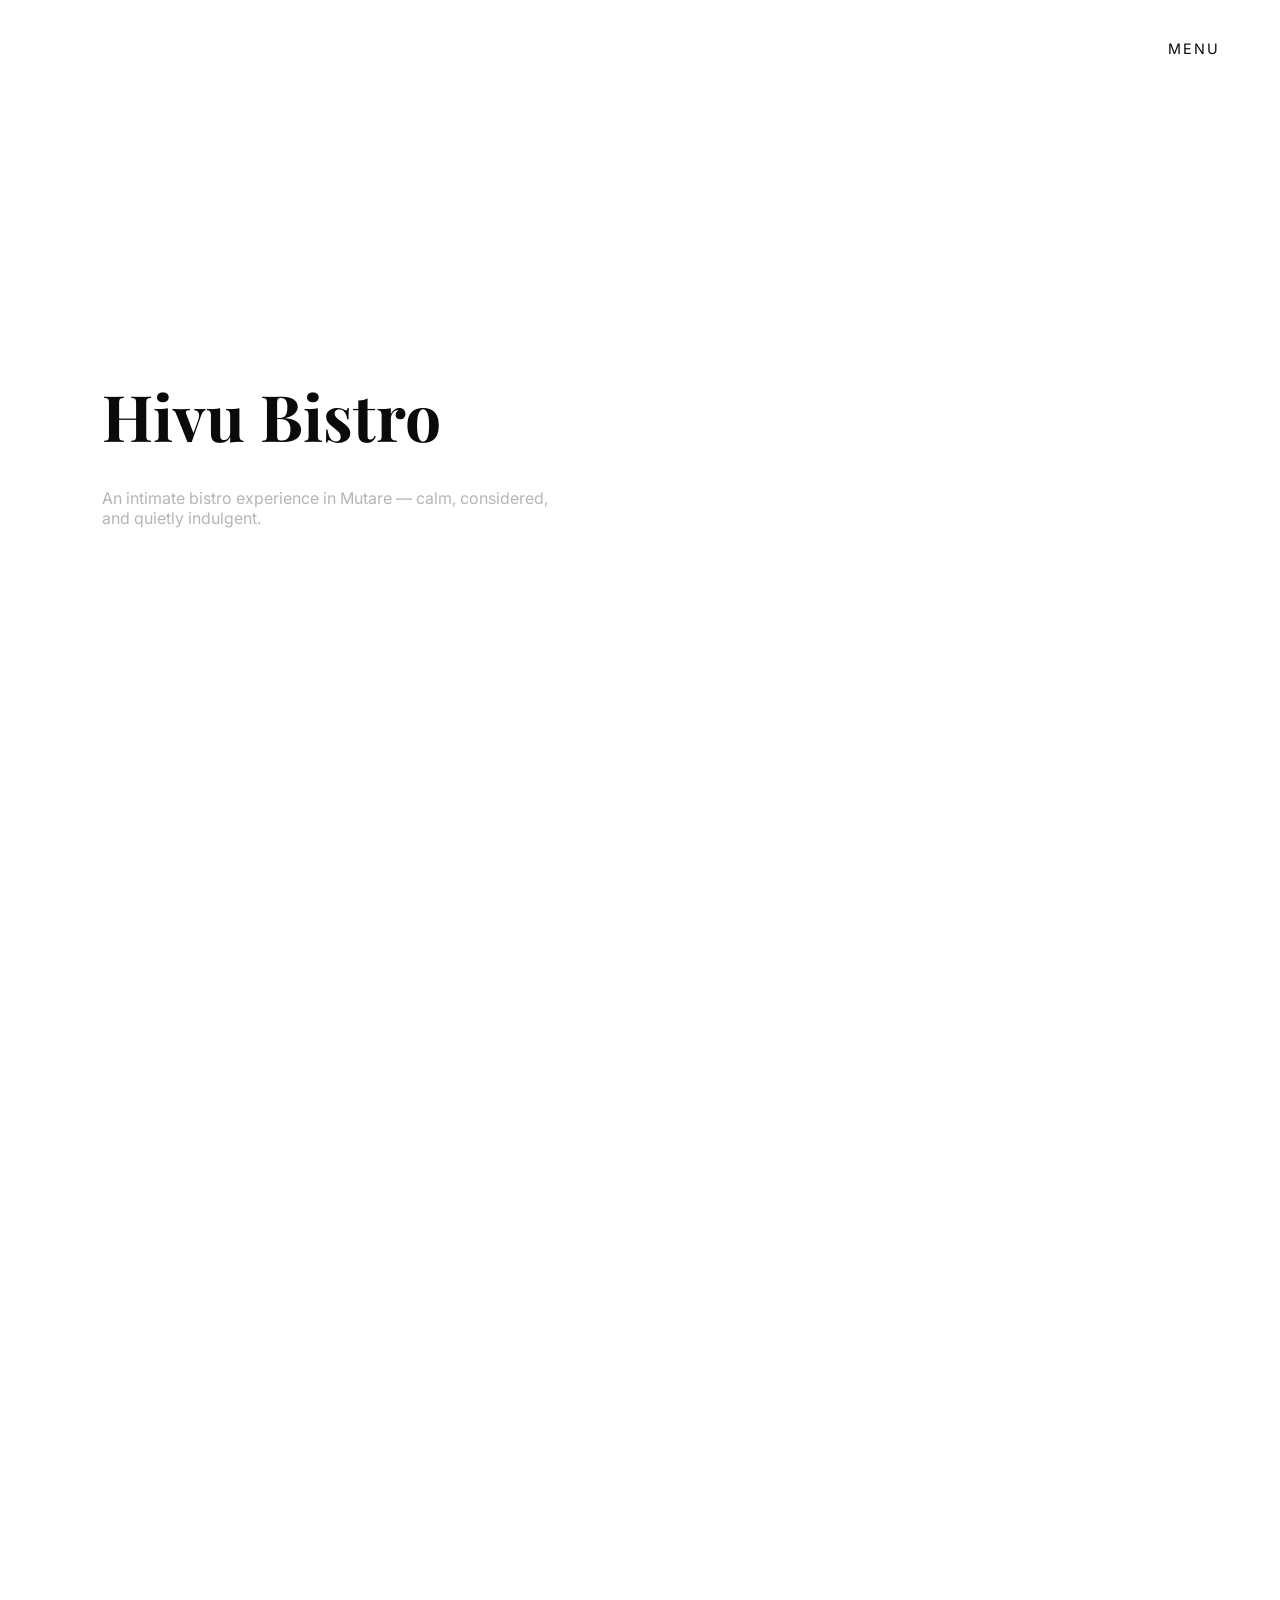
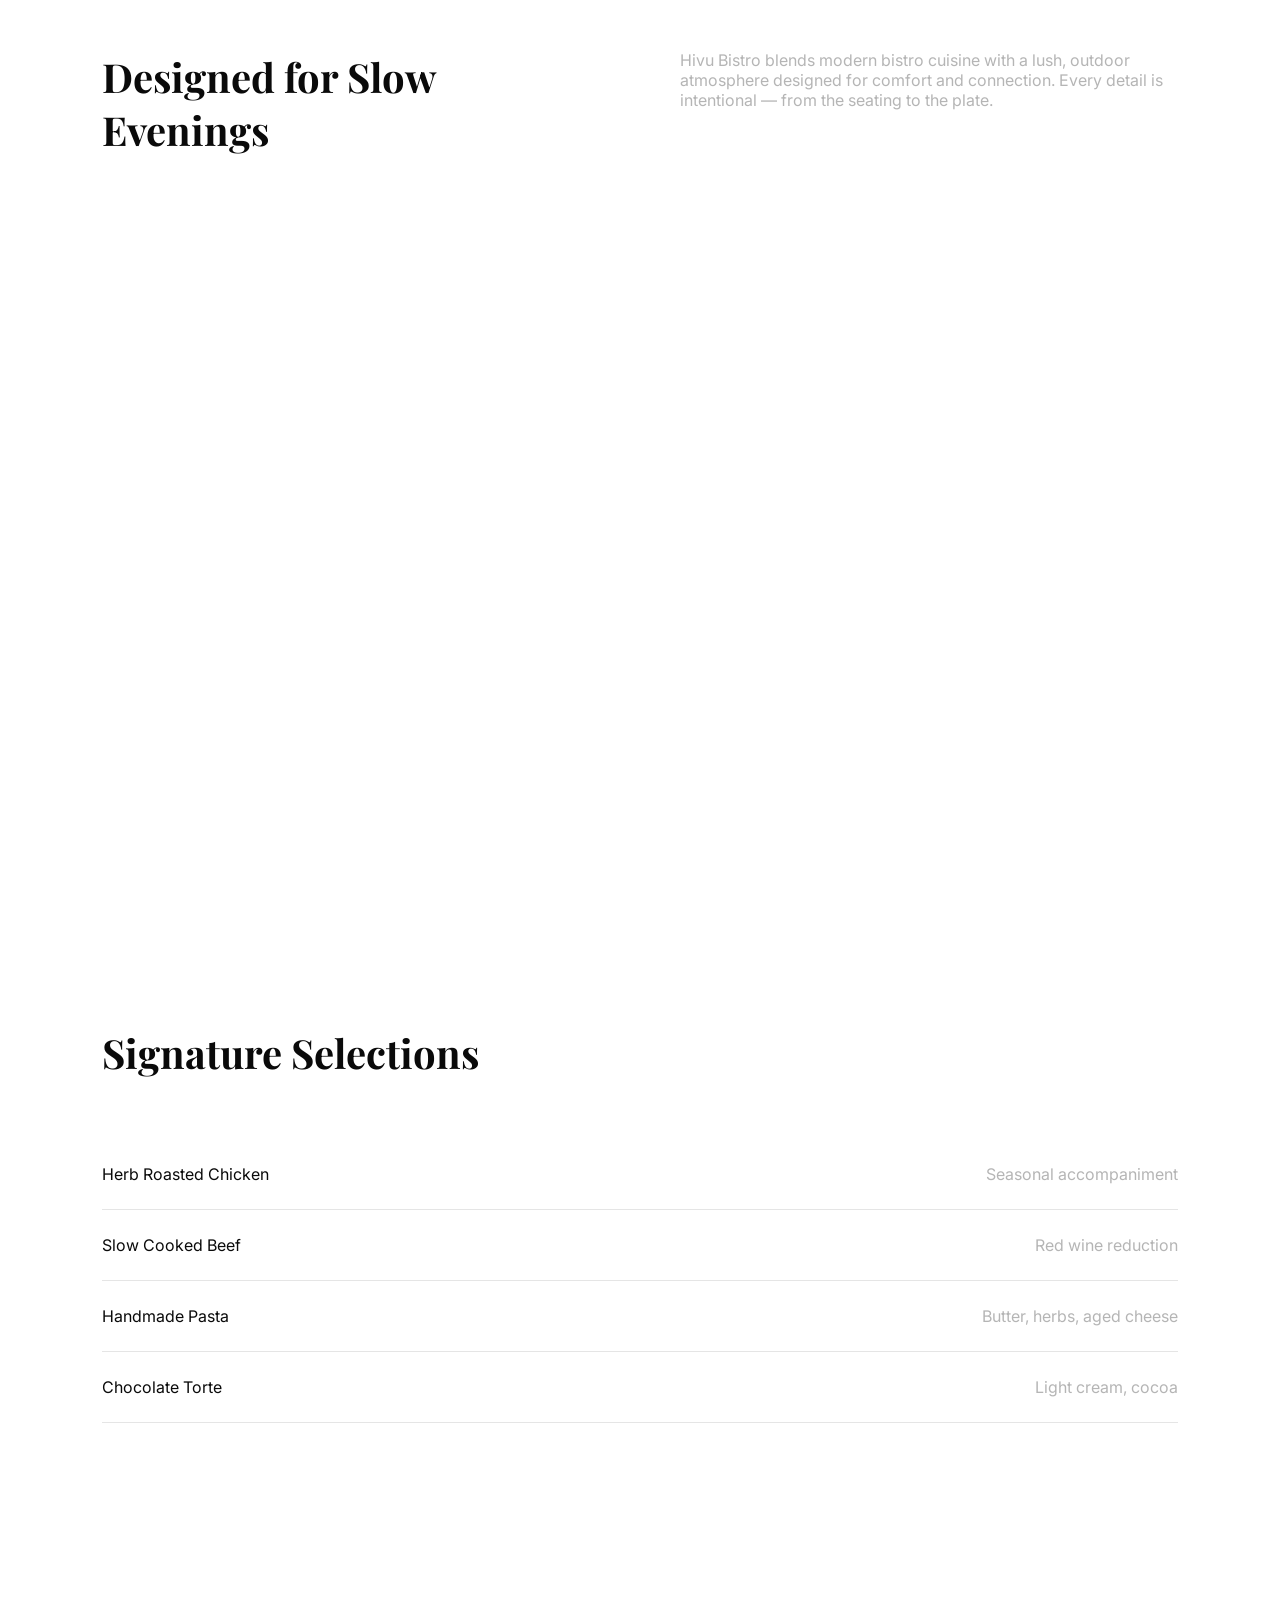
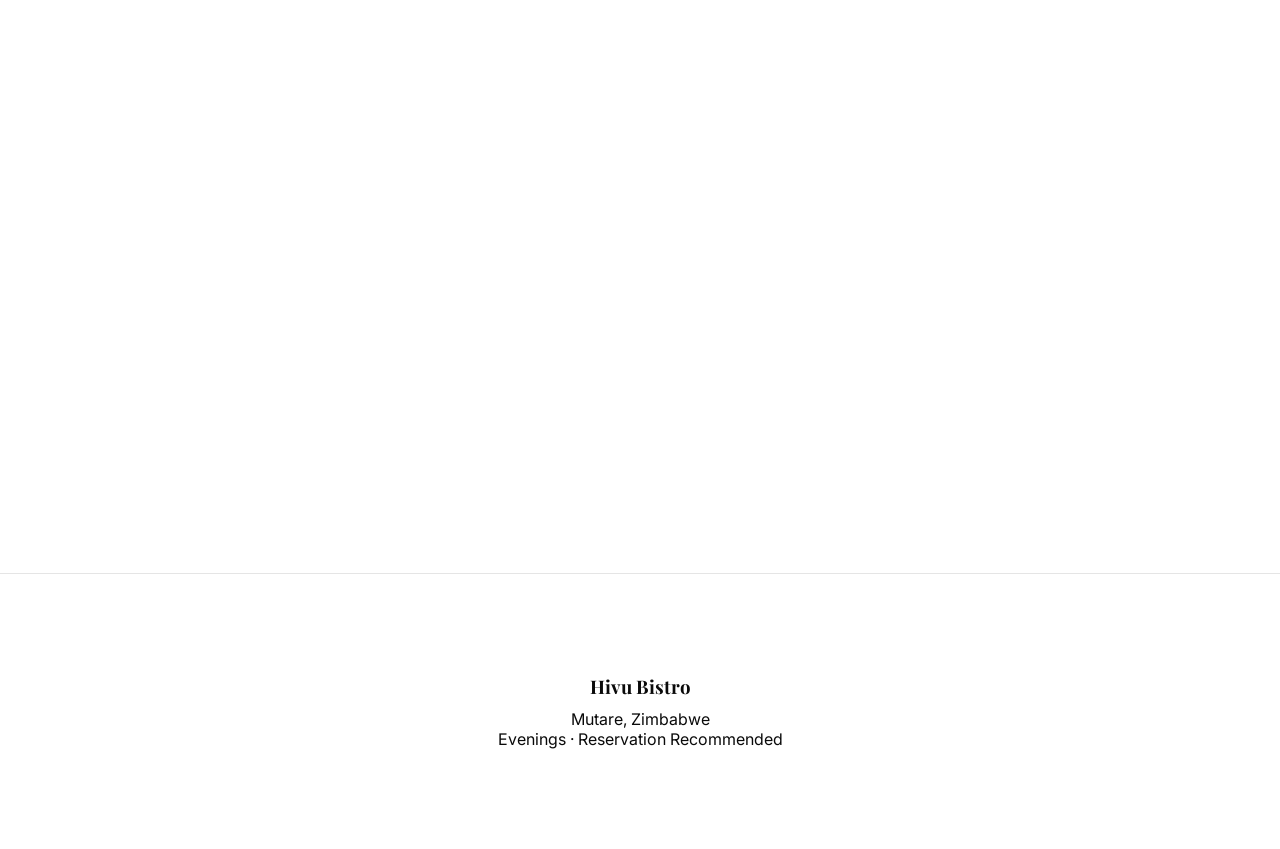
<file: sites/temp/hivusite/hivu - Copy final.html>
<!DOCTYPE html>
<html lang="en">
<head>
<meta charset="UTF-8" />
<meta name="viewport" content="width=device-width, initial-scale=1.0" />
<title>Hivu Bistro | Mutare</title>

<!-- Fonts -->
<link href="https://fonts.googleapis.com/css2?family=Playfair+Display:wght@400;600&family=Inter:wght@300;400;500&display=swap" rel="stylesheet">

<style>
:root {
  --black: #0a0a0a;
  --white: #ffffff;
  --gray: #b5b5b5;
}

* {
  margin: 0;
  padding: 0;
  box-sizing: border-box;
}

html {
  scroll-behavior: smooth;
}

body {
  font-family: 'Inter', sans-serif;
  background: var(--white);
  color: var(--black);
  overflow-x: hidden;
}

/* ---------- NAV ---------- */
nav {
  position: fixed;
  top: 40px;
  right: 60px;
  z-index: 100;
}

.nav-toggle {
  cursor: pointer;
  font-size: 0.9rem;
  letter-spacing: 2px;
}

.nav-menu {
  position: fixed;
  inset: 0;
  background: var(--white);
  display: flex;
  align-items: center;
  justify-content: center;
  flex-direction: column;
  transform: translateY(-100%);
  transition: transform 0.9s ease;
}

.nav-menu.open {
  transform: translateY(0);
}

.nav-menu a {
  text-decoration: none;
  color: var(--black);
  font-family: 'Playfair Display', serif;
  font-size: 3rem;
  margin: 20px 0;
  transition: opacity 0.3s ease;
}

.nav-menu a:hover {
  opacity: 0.5;
}

/* ---------- ANIMATIONS ---------- */
.reveal {
  opacity: 0;
  transform: translateY(40px);
  transition: all 1.2s ease;
}

.reveal.show {
  opacity: 1;
  transform: translateY(0);
}

/* ---------- SECTIONS ---------- */
section {
  padding: 120px 8%;
}

.hero {
  min-height: 100vh;
  display: flex;
  align-items: center;
}

.hero h1 {
  font-family: 'Playfair Display', serif;
  font-size: 4rem;
  max-width: 700px;
}

.hero p {
  margin-top: 30px;
  max-width: 450px;
  color: var(--gray);
}

/* ---------- IMAGES ---------- */
.image-block {
  width: 100%;
  height: 70vh;
  background-size: cover;
  background-position: center;
  filter: grayscale(100%);
}

/* ---------- ABOUT ---------- */
.about {
  display: grid;
  grid-template-columns: 1fr 1fr;
  gap: 80px;
}

.about h2 {
  font-family: 'Playfair Display', serif;
  font-size: 2.5rem;
}

.about p {
  color: var(--gray);
}

/* ---------- MENU ---------- */
.menu h2 {
  font-family: 'Playfair Display', serif;
  font-size: 2.5rem;
  margin-bottom: 60px;
}

.menu-item {
  display: flex;
  justify-content: space-between;
  padding: 25px 0;
  border-bottom: 1px solid #e5e5e5;
}

.menu-item span {
  color: var(--gray);
}

/* ---------- FOOTER ---------- */
footer {
  padding: 100px 8%;
  text-align: center;
  border-top: 1px solid #e5e5e5;
}

footer h3 {
  font-family: 'Playfair Display', serif;
  margin-bottom: 10px;
}

/* ---------- RESPONSIVE ---------- */
@media (max-width: 900px) {
  .about {
    grid-template-columns: 1fr;
  }

  .hero h1 {
    font-size: 2.8rem;
  }

  nav {
    right: 30px;
  }
}
</style>
</head>

<body>

<!-- NAV -->
<nav>
  <div class="nav-toggle" id="navToggle">MENU</div>
</nav>

<div class="nav-menu" id="navMenu">
  <a href="#">Home</a>
  <a href="#">Menu</a>
  <a href="#">Gallery</a>
  <a href="#">Reservations</a>
  <a href="#">Contact</a>
</div>

<!-- HERO -->
<section class="hero">
  <div class="reveal">
    <h1>Hivu Bistro</h1>
    <p>
      An intimate bistro experience in Mutare —
      calm, considered, and quietly indulgent.
    </p>
  </div>
</section>

<!-- IMAGE: OUTDOOR SEATING -->
<div
  class="image-block reveal"
  style="background-image:url('https://images.unsplash.com/photo-1555396273-367ea4eb4db5');">
</div>

<!-- ABOUT -->
<section class="about">
  <div class="reveal">
    <h2>Designed for Slow Evenings</h2>
  </div>

  <div class="reveal">
    <p>
      Hivu Bistro blends modern bistro cuisine with a lush,
      outdoor atmosphere designed for comfort and connection.
      Every detail is intentional — from the seating to the plate.
    </p>
  </div>
</section>

<!-- IMAGE: COMFY DINING -->
<div
  class="image-block reveal"
  style="background-image:url('https://images.unsplash.com/photo-1544148103-0773bf10d330');">
</div>

<!-- MENU -->
<section class="menu">
  <h2 class="reveal">Signature Selections</h2>

  <div class="menu-item reveal">
    <div>Herb Roasted Chicken</div>
    <span>Seasonal accompaniment</span>
  </div>

  <div class="menu-item reveal">
    <div>Slow Cooked Beef</div>
    <span>Red wine reduction</span>
  </div>

  <div class="menu-item reveal">
    <div>Handmade Pasta</div>
    <span>Butter, herbs, aged cheese</span>
  </div>

  <div class="menu-item reveal">
    <div>Chocolate Torte</div>
    <span>Light cream, cocoa</span>
  </div>
</section>

<!-- IMAGE: AMBIENCE -->
<div
  class="image-block reveal"
  style="background-image:url('https://images.unsplash.com/photo-1517248135467-4c7edcad34c4');">
</div>

<!-- FOOTER -->
<footer>
  <h3>Hivu Bistro</h3>
  <p>Mutare, Zimbabwe</p>
  <p>Evenings · Reservation Recommended</p>
</footer>

<script>
/* NAV */
const navToggle = document.getElementById('navToggle');
const navMenu = document.getElementById('navMenu');

navToggle.addEventListener('click', () => {
  navMenu.classList.toggle('open');
});

/* REVEAL ANIMATION */
const observer = new IntersectionObserver(entries => {
  entries.forEach(entry => {
    if (entry.isIntersecting) {
      entry.target.classList.add('show');
    }
  });
}, { threshold: 0.15 });

document.querySelectorAll('.reveal').forEach(el => {
  observer.observe(el);
});
</script>

</body>
</html>
</file>
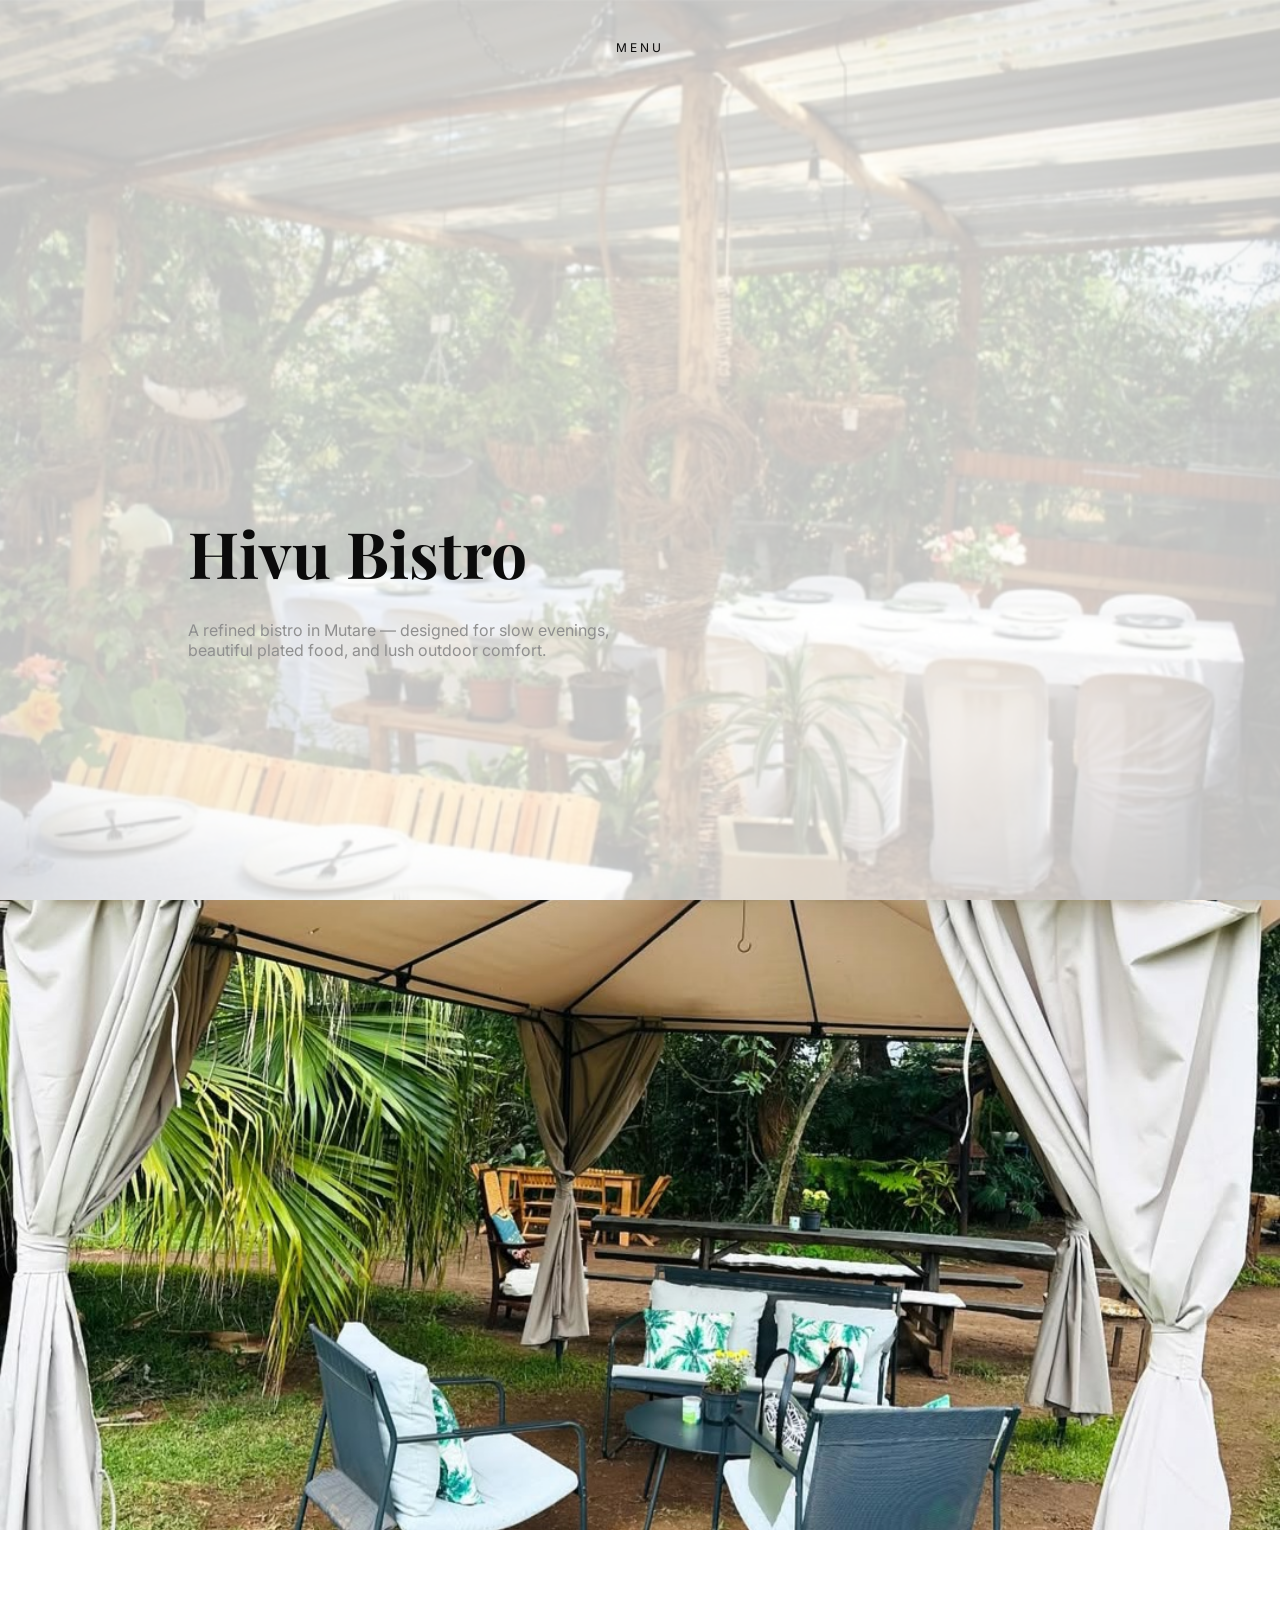
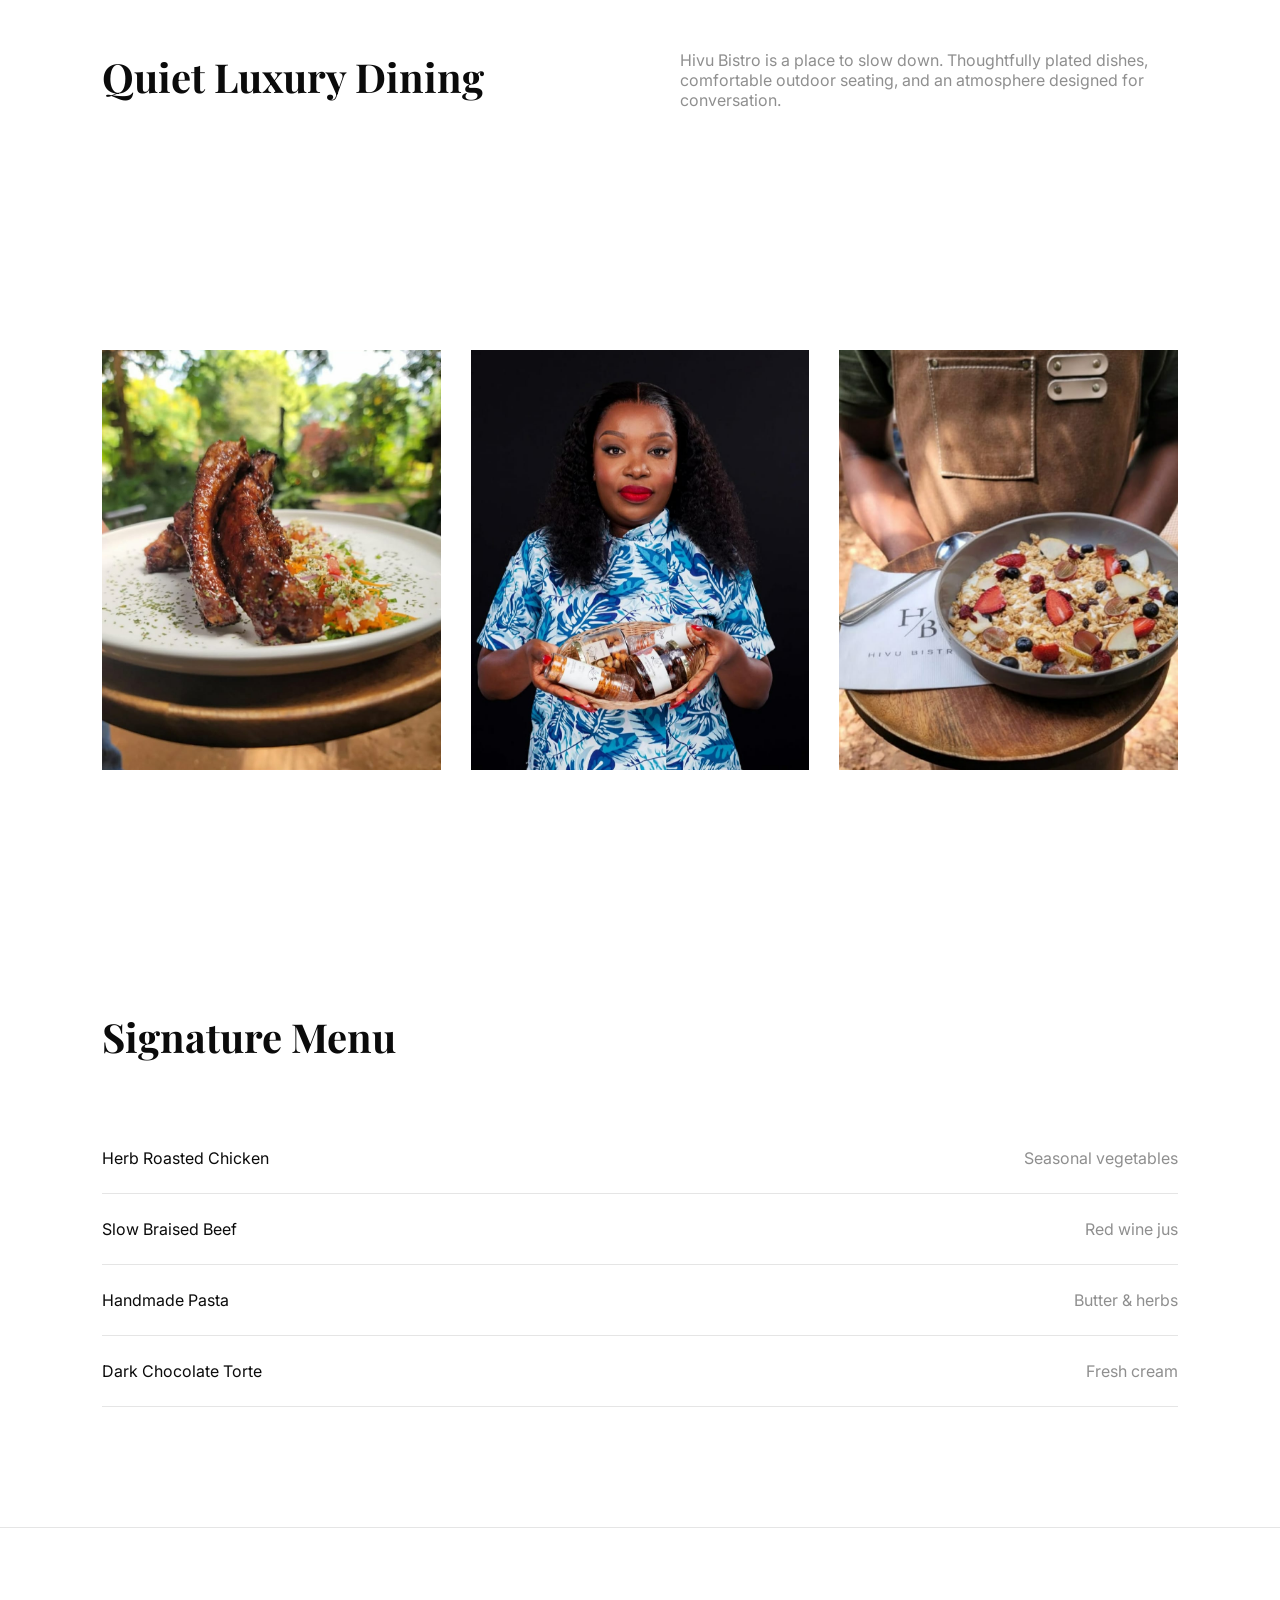
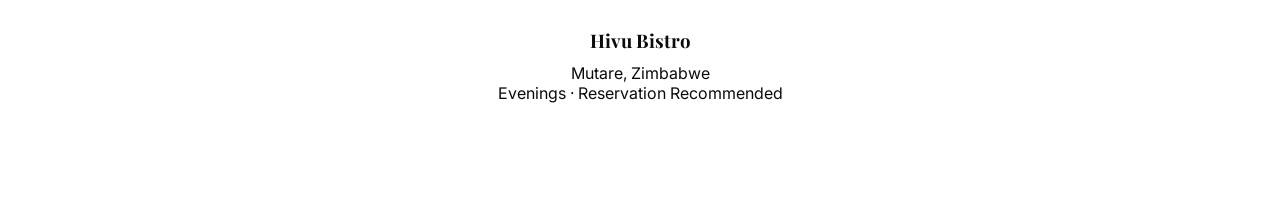
<file: sites/temp/hivusite/hivu.html>
<!DOCTYPE html>
<html lang="en">
<head>
<meta charset="UTF-8">
<meta name="viewport" content="width=device-width, initial-scale=1.0">
<title>Hivu Bistro | Mutare</title>

<link href="https://fonts.googleapis.com/css2?family=Playfair+Display:wght@400;600&family=Inter:wght@300;400;500&display=swap" rel="stylesheet">

<style>
:root {
  --black: #0b0b0b;
  --white: #ffffff;
  --gray: #8f8f8f;
}

/* RESET */
* {
  margin: 0;
  padding: 0;
  box-sizing: border-box;
}

html { scroll-behavior: smooth; }

body {
  font-family: 'Inter', sans-serif;
  background: var(--white);
  color: var(--black);
  overflow-x: hidden;
}

/* ---------- NAV ---------- */
nav {
  position: fixed;
  top: 40px;
  left: 50%;
  transform: translateX(-50%);
  z-index: 10001;
}

.nav-toggle {
  font-size: 0.75rem;
  letter-spacing: 3px;
  cursor: pointer;
}

/* FULLSCREEN MENU */
.nav-menu {
  position: fixed;
  inset: 0;
  background: var(--white);
  display: flex;
  flex-direction: column;
  align-items: center;
  justify-content: center;
  transform: translateY(-100%);
  transition: transform 0.9s ease;
  z-index: 9999;
}

.nav-menu.open {
  transform: translateY(0);
}

.nav-menu a {
  font-family: 'Playfair Display', serif;
  font-size: 3rem;
  text-decoration: none;
  color: var(--black);
  margin: 15px 0;
  opacity: 0;
  transform: translateY(30px);
}

.nav-menu.open a {
  animation: navReveal 0.8s ease forwards;
}

.nav-menu.open a:nth-child(1) { animation-delay: 0.2s; }
.nav-menu.open a:nth-child(2) { animation-delay: 0.35s; }
.nav-menu.open a:nth-child(3) { animation-delay: 0.5s; }
.nav-menu.open a:nth-child(4) { animation-delay: 0.65s; }
.nav-menu.open a:nth-child(5) { animation-delay: 0.8s; }

@keyframes navReveal {
  to {
    opacity: 1;
    transform: translateY(0);
  }
}

/* ---------- HERO ---------- */
.hero {
  min-height: 100vh;
  position: relative;
  display: flex;
  align-items: flex-end;
}

.hero-image {
  position: absolute;
  inset: 0;
  background-image: url("images/13.jpeg");
  background-size: cover;
  background-position: center;
  z-index: 1;
}

.hero-overlay {
  position: absolute;
  inset: 0;
  background: rgba(255,255,255,0.75);
  z-index: 2;
}

.hero-content {
  position: relative;
  z-index: 3;
  padding: 120px 8%;
  max-width: 600px;
}

.hero h1 {
  font-family: 'Playfair Display', serif;
  font-size: 4rem;
}

.hero p {
  margin-top: 25px;
  color: var(--gray);
}

/* ---------- ANIMATIONS ---------- */
.reveal {
  opacity: 0;
  transform: translateY(40px);
  transition: all 1.2s ease;
}

.reveal.show {
  opacity: 1;
  transform: translateY(0);
}

/* ---------- SECTIONS ---------- */
section {
  padding: 120px 8%;
}

/* ---------- IMAGE STRIPS ---------- */
.image-strip {
  height: 70vh;
  background-size: cover;
  background-position: center;
}

/* ---------- ABOUT ---------- */
.about {
  display: grid;
  grid-template-columns: 1fr 1fr;
  gap: 80px;
}

.about h2 {
  font-family: 'Playfair Display', serif;
  font-size: 2.5rem;
}

.about p {
  color: var(--gray);
}

/* ---------- FOOD GRID ---------- */
.food-grid {
  display: grid;
  grid-template-columns: repeat(3, 1fr);
  gap: 30px;
}

.food-grid img {
  width: 100%;
  height: 420px;
  object-fit: cover;
}

/* ---------- MENU ---------- */
.menu h2 {
  font-family: 'Playfair Display', serif;
  font-size: 2.5rem;
  margin-bottom: 60px;
}

.menu-item {
  display: flex;
  justify-content: space-between;
  border-bottom: 1px solid #e5e5e5;
  padding: 25px 0;
}

.menu-item span {
  color: var(--gray);
}

/* ---------- FOOTER ---------- */
footer {
  padding: 100px 8%;
  text-align: center;
  border-top: 1px solid #e5e5e5;
}

footer h3 {
  font-family: 'Playfair Display', serif;
  margin-bottom: 10px;
}

/* ---------- RESPONSIVE ---------- */
@media (max-width: 900px) {
  .about { grid-template-columns: 1fr; }
  .food-grid { grid-template-columns: 1fr; }
  .hero h1 { font-size: 2.8rem; }
}
</style>
</head>

<body>

<!-- NAV -->
<nav>
  <div class="nav-toggle" id="navToggle">MENU</div>
</nav>

<div class="nav-menu" id="navMenu">
  <a href="#">Home</a>
  <a href="#">Menu</a>
  <a href="#">Gallery</a>
  <a href="#">Reservations</a>
  <a href="#">Contact</a>
</div>

<!-- HERO -->
<section class="hero">
  <div class="hero-image"></div>
  <div class="hero-overlay"></div>
  <div class="hero-content reveal">
    <h1>Hivu Bistro</h1>
    <p>
      A refined bistro in Mutare —
      designed for slow evenings,
      beautiful plated food,
      and lush outdoor comfort.
    </p>
  </div>
</section>

<!-- OUTDOOR -->
<div class="image-strip reveal"
     style="background-image:url('images/12.jpeg');">
</div>

<!-- ABOUT -->
<section class="about">
  <div class="reveal">
    <h2>Quiet Luxury Dining</h2>
  </div>
  <div class="reveal">
    <p>
      Hivu Bistro is a place to slow down.
      Thoughtfully plated dishes,
      comfortable outdoor seating,
      and an atmosphere designed for conversation.
    </p>
  </div>
</section>

<!-- FOOD -->
<section>
  <div class="food-grid">
    <img class="reveal" src="images/6.jpeg">
    <img class="reveal" src="images/7.jpeg">
    <img class="reveal" src="images/14.jpeg">
  </div>
</section>

<!-- MENU -->
<section class="menu">
  <h2 class="reveal">Signature Menu</h2>

  <div class="menu-item reveal">
    <div>Herb Roasted Chicken</div>
    <span>Seasonal vegetables</span>
  </div>

  <div class="menu-item reveal">
    <div>Slow Braised Beef</div>
    <span>Red wine jus</span>
  </div>

  <div class="menu-item reveal">
    <div>Handmade Pasta</div>
    <span>Butter & herbs</span>
  </div>

  <div class="menu-item reveal">
    <div>Dark Chocolate Torte</div>
    <span>Fresh cream</span>
  </div>
</section>

<!-- FOOTER -->
<footer>
  <h3>Hivu Bistro</h3>
  <p>Mutare, Zimbabwe</p>
  <p>Evenings · Reservation Recommended</p>
</footer>

<script>
/* MENU TOGGLE */
const navToggle = document.getElementById('navToggle');
const navMenu = document.getElementById('navMenu');

navToggle.onclick = () => {
  navMenu.classList.toggle('open');
  navToggle.textContent = navMenu.classList.contains('open') ? 'CLOSE' : 'MENU';
  document.body.style.overflow = navMenu.classList.contains('open') ? 'hidden' : 'auto';
};

/* REVEAL */
const observer = new IntersectionObserver(entries => {
  entries.forEach(entry => {
    if (entry.isIntersecting) entry.target.classList.add('show');
  });
}, { threshold: 0.15 });

document.querySelectorAll('.reveal').forEach(el => observer.observe(el));
</script>

</body>
</html>
</file>
<file: style.css>
/* ===== RESET & BASE STYLES ===== */
* {
    margin: 0;
    padding: 0;
    box-sizing: border-box;
}

:root {
    --black: #000000;
    --white: #ffffff;
    --gray-50: #fafafa;
    --gray-100: #f5f5f5;
    --gray-200: #e5e5e5;
    --gray-300: #d4d4d4;
    --gray-400: #a3a3a3;
    --gray-500: #737373;
    --gray-600: #525252;
    --gray-700: #404040;
    --gray-800: #262626;
    --gray-900: #171717;
    --primary: #ffffff;
    --secondary: #a3a3a3;
    --accent: #22d3ee;
    --terminal-green: #10b981;
    --terminal-yellow: #f59e0b;
    --terminal-red: #ef4444;
}

html {
    scroll-behavior: smooth;
}

body {
    font-family: 'Inter', sans-serif;
    background-color: var(--black);
    color: var(--white);
    line-height: 1.6;
    overflow-x: hidden;
}

.container {
    width: 100%;
    max-width: 1200px;
    margin: 0 auto;
    padding: 0 20px;
}

.section {
    padding: 100px 0;
}

.bg-dark {
    background-color: var(--gray-900);
}

.terminal-green { color: var(--terminal-green); }
.terminal-yellow { color: var(--terminal-yellow); }
.terminal-red { color: var(--terminal-red); }

/* ===== TYPOGRAPHY ===== */
h1, h2, h3, h4 {
    font-weight: 600;
    line-height: 1.2;
}

.section-title {
    font-size: 2.5rem;
    margin-bottom: 1rem;
    position: relative;
    display: inline-block;
}

.section-title::after {
    content: '';
    position: absolute;
    bottom: -10px;
    left: 0;
    width: 60px;
    height: 3px;
    background-color: var(--white);
}

.section-subtitle {
    font-size: 1.1rem;
    color: var(--gray-400);
    margin-bottom: 3rem;
    max-width: 600px;
}

/* ===== NAVBAR ===== */
.navbar {
    position: fixed;
    top: 0;
    left: 0;
    width: 100%;
    background-color: rgba(0, 0, 0, 0.9);
    backdrop-filter: blur(10px);
    z-index: 1000;
    border-bottom: 1px solid var(--gray-800);
    padding: 20px 0;
}

.navbar .container {
    display: flex;
    justify-content: space-between;
    align-items: center;
}

.logo {
    font-size: 1.5rem;
    font-weight: 700;
    color: var(--white);
    text-decoration: none;
    letter-spacing: 1px;
}

.nav-links {
    display: flex;
    gap: 2rem;
}

.nav-links a {
    color: var(--gray-300);
    text-decoration: none;
    font-weight: 500;
    font-size: 0.95rem;
    transition: color 0.3s;
    text-transform: uppercase;
    letter-spacing: 0.5px;
}

.nav-links a:hover {
    color: var(--white);
}

.menu-toggle {
    display: none;
    background: none;
    border: none;
    color: var(--white);
    font-size: 1.5rem;
    cursor: pointer;
}

/* ===== HERO SECTION ===== */
.hero {
    padding: 180px 0 100px;
    background: linear-gradient(135deg, var(--black) 0%, var(--gray-900) 100%);
}

.hero .container {
    display: grid;
    grid-template-columns: 1fr 1fr;
    gap: 4rem;
    align-items: center;
}

.hero-title {
    font-size: 3.5rem;
    margin-bottom: 1.5rem;
}

.gradient-text {
    background: linear-gradient(90deg, var(--white) 0%, var(--gray-400) 100%);
    -webkit-background-clip: text;
    -webkit-text-fill-color: transparent;
    background-clip: text;
}

.hero-subtitle {
    font-size: 1.2rem;
    color: var(--gray-300);
    margin-bottom: 2.5rem;
    max-width: 500px;
}

.hero-buttons {
    display: flex;
    gap: 1rem;
}

.btn {
    display: inline-block;
    padding: 14px 32px;
    border-radius: 4px;
    text-decoration: none;
    font-weight: 600;
    font-size: 0.95rem;
    transition: all 0.3s;
    text-transform: uppercase;
    letter-spacing: 0.5px;
}

.btn-primary {
    background-color: var(--white);
    color: var(--black);
    border: 2px solid var(--white);
}

.btn-primary:hover {
    background-color: transparent;
    color: var(--white);
}

.btn-secondary {
    background-color: transparent;
    color: var(--white);
    border: 2px solid var(--gray-600);
}

.btn-secondary:hover {
    border-color: var(--white);
}

/* ===== CODE TERMINAL ===== */
.code-terminal {
    background-color: var(--gray-900);
    border-radius: 8px;
    border: 1px solid var(--gray-800);
    overflow: hidden;
    box-shadow: 0 20px 40px rgba(0, 0, 0, 0.5);
}

.terminal-header {
    background-color: var(--gray-800);
    padding: 15px 20px;
    display: flex;
    align-items: center;
    justify-content: space-between;
    border-bottom: 1px solid var(--gray-700);
}

.terminal-dots {
    display: flex;
    gap: 8px;
}

.dot {
    width: 12px;
    height: 12px;
    border-radius: 50%;
}

.dot.red { background-color: var(--terminal-red); }
.dot.yellow { background-color: var(--terminal-yellow); }
.dot.green { background-color: var(--terminal-green); }

.terminal-title {
    font-family: 'JetBrains Mono', monospace;
    color: var(--gray-400);
    font-size: 0.9rem;
}

.terminal-body {
    padding: 30px;
    font-family: 'JetBrains Mono', monospace;
    font-size: 0.95rem;
}

.terminal-line {
    margin-bottom: 15px;
}

.prompt {
    color: var(--terminal-green);
    margin-right: 10px;
}

.output {
    color: var(--gray-300);
    margin: 10px 0 20px 30px;
    line-height: 1.6;
}

.cursor {
    color: var(--white);
    animation: blink 1s infinite;
}

@keyframes blink {
    0%, 100% { opacity: 1; }
    50% { opacity: 0; }
}

/* ===== ARTICLES SECTION ===== */
.articles-grid {
    display: grid;
    grid-template-columns: repeat(auto-fit, minmax(350px, 1fr));
    gap: 2rem;
    margin-top: 2rem;
}

.article-card {
    background-color: var(--gray-900);
    border: 1px solid var(--gray-800);
    border-radius: 8px;
    padding: 30px;
    transition: transform 0.3s, border-color 0.3s;
}

.article-card:hover {
    transform: translateY(-5px);
    border-color: var(--gray-600);
}

.article-date {
    font-size: 0.85rem;
    color: var(--gray-500);
    text-transform: uppercase;
    letter-spacing: 1px;
    margin-bottom: 1rem;
}

.article-title {
    font-size: 1.5rem;
    margin-bottom: 1rem;
    color: var(--white);
}

.article-excerpt {
    color: var(--gray-400);
    margin-bottom: 1.5rem;
    line-height: 1.7;
}

.article-tags {
    display: flex;
    flex-wrap: wrap;
    gap: 0.5rem;
    margin-bottom: 1.5rem;
}

.tag {
    background-color: var(--gray-800);
    color: var(--gray-300);
    padding: 5px 12px;
    border-radius: 20px;
    font-size: 0.8rem;
    text-transform: uppercase;
    letter-spacing: 0.5px;
}

.article-link {
    display: inline-flex;
    align-items: center;
    gap: 8px;
    color: var(--white);
    text-decoration: none;
    font-weight: 600;
    font-size: 0.9rem;
    text-transform: uppercase;
    letter-spacing: 0.5px;
    transition: gap 0.3s;
}

.article-link:hover {
    gap: 12px;
}

/* ===== PROJECTS SECTION ===== */
.projects-grid {
    display: grid;
    grid-template-columns: repeat(auto-fit, minmax(300px, 1fr));
    gap: 2rem;
    margin-top: 2rem;
}

.project-card {
    background-color: var(--gray-800);
    border-radius: 8px;
    padding: 30px;
    border: 1px solid var(--gray-700);
    transition: border-color 0.3s;
}

.project-card:hover {
    border-color: var(--gray-500);
}

.project-icon {
    font-size: 2.5rem;
    color: var(--white);
    margin-bottom: 1.5rem;
}

.project-title {
    font-size: 1.3rem;
    margin-bottom: 1rem;
    color: var(--white);
}

.project-description {
    color: var(--gray-400);
    margin-bottom: 1.5rem;
    line-height: 1.7;
}

.project-tech {
    display: flex;
    flex-wrap: wrap;
    gap: 0.5rem;
}

.project-tech span {
    background-color: var(--gray-900);
    color: var(--gray-300);
    padding: 5px 12px;
    border-radius: 4px;
    font-size: 0.8rem;
    font-family: 'JetBrains Mono', monospace;
}

/* ===== ABOUT/PRICING SECTION ===== */
.about-grid {
    display: grid;
    grid-template-columns: 2fr 1fr;
    gap: 4rem;
    align-items: start;
}

.about-text {
    color: var(--gray-300);
    margin-bottom: 1.5rem;
    line-height: 1.8;
}

.pricing-details {
    margin-top: 2rem;
}

.pricing-card {
    background-color: var(--gray-900);
    border: 1px solid var(--gray-800);
    border-radius: 8px;
    padding: 30px;
    display: flex;
    flex-direction: column;
    gap: 2rem;
}

.stat {
    text-align: left;
}

.stat-number {
    font-size: 2rem;
    font-weight: 700;
    color: var(--white);
    margin-bottom: 0.5rem;
}

.stat-label {
    color: var(--gray-400);
    font-size: 0.9rem;
    text-transform: uppercase;
    letter-spacing: 1px;
}

.stats-card {
    background-color: var(--gray-900);
    border: 1px solid var(--gray-800);
    border-radius: 8px;
    padding: 30px;
    display: flex;
    flex-direction: column;
    gap: 2rem;
}

.stats-card .stat {
    text-align: center;
}

/* ===== CONTACT SECTION ===== */
.contact-grid {
    display: grid;
    grid-template-columns: 1fr 1fr;
    gap: 4rem;
    margin-top: 2rem;
}

.contact-title {
    font-size: 1.3rem;
    margin-bottom: 2rem;
    color: var(--white);
}

.contact-item {
    display: flex;
    align-items: flex-start;
    gap: 1rem;
    margin-bottom: 1.5rem;
}

.contact-item i {
    color: var(--gray-400);
    font-size: 1.2rem;
    margin-top: 3px;
}

.contact-label {
    font-size: 0.9rem;
    color: var(--gray-500);
    text-transform: uppercase;
    letter-spacing: 0.5px;
    margin-bottom: 2px;
}

.contact-value {
    color: var(--gray-300);
    font-size: 1rem;
}

.social-link {
    display: flex;
    align-items: center;
    gap: 1rem;
    color: var(--gray-300);
    text-decoration: none;
    padding: 15px;
    border: 1px solid var(--gray-800);
    border-radius: 8px;
    margin-bottom: 1rem;
    transition: all 0.3s;
}

.social-link:hover {
    background-color: var(--gray-800);
    border-color: var(--gray-600);
    color: var(--white);
}

.social-link i {
    font-size: 1.3rem;
    width: 24px;
}

/* ===== FOOTER ===== */
.footer {
    background-color: var(--gray-900);
    padding: 60px 0;
    border-top: 1px solid var(--gray-800);
}

.footer-content {
    text-align: center;
}

.footer-logo {
    font-size: 1.8rem;
    font-weight: 700;
    color: var(--white);
    margin-bottom: 1rem;
    letter-spacing: 1px;
}

.footer-tagline {
    color: var(--gray-400);
    margin-bottom: 2rem;
    font-size: 1.1rem;
}

.footer-links {
    display: flex;
    justify-content: center;
    gap: 2rem;
    margin-bottom: 2rem;
    flex-wrap: wrap;
}

.footer-links a {
    color: var(--gray-400);
    text-decoration: none;
    text-transform: uppercase;
    font-size: 0.9rem;
    letter-spacing: 0.5px;
    transition: color 0.3s;
}

.footer-links a:hover {
    color: var(--white);
}

.footer-copyright {
    color: var(--gray-600);
    font-size: 0.9rem;
}

/* ===== RESPONSIVE DESIGN ===== */
@media (max-width: 1024px) {
    .hero .container {
        grid-template-columns: 1fr;
        gap: 3rem;
    }
    
    .hero-title {
        font-size: 3rem;
    }
    
    .about-grid {
        grid-template-columns: 1fr;
        gap: 3rem;
    }
    
    .contact-grid {
        grid-template-columns: 1fr;
        gap: 3rem;
    }
}

@media (max-width: 768px) {
    .nav-links {
        display: none;
    }
    
    .menu-toggle {
        display: block;
    }
    
    .section-title {
        font-size: 2rem;
    }
    
    .hero-title {
        font-size: 2.5rem;
    }
    
    .articles-grid,
    .projects-grid {
        grid-template-columns: 1fr;
    }
    
    .hero-buttons {
        flex-direction: column;
    }
    
    .btn {
        width: 100%;
        text-align: center;
    }
}

@media (max-width: 480px) {
    .section {
        padding: 60px 0;
    }
    
    .hero {
        padding: 140px 0 60px;
    }
    
    .hero-title {
        font-size: 2rem;
    }
    
    .footer-links {
        flex-direction: column;
        gap: 1rem;
    }

/* ===== CUSTOM ANIMATIONS ===== */

/* Fade In Up Animation */
@keyframes fadeInUp {
    from {
        opacity: 0;
        transform: translateY(30px);
    }
    to {
        opacity: 1;
        transform: translateY(0);
    }
}

/* Fade In Right Animation */
@keyframes fadeInRight {
    from {
        opacity: 0;
        transform: translateX(30px);
    }
    to {
        opacity: 1;
        transform: translateX(0);
    }
}

/* Fade In Left Animation */
@keyframes fadeInLeft {
    from {
        opacity: 0;
        transform: translateX(-30px);
    }
    to {
        opacity: 1;
        transform: translateX(0);
    }
}

/* Scale In Animation */
@keyframes scaleIn {
    from {
        opacity: 0;
        transform: scale(0.9);
    }
    to {
        opacity: 1;
        transform: scale(1);
    }
}

/* Rotate In Animation */
@keyframes rotateIn {
    from {
        opacity: 0;
        transform: rotate(-10deg) scale(0.9);
    }
    to {
        opacity: 1;
        transform: rotate(0) scale(1);
    }
}

/* Float Animation for Terminal */
@keyframes float {
    0%, 100% {
        transform: translateY(0);
    }
    50% {
        transform: translateY(-10px);
    }
}

/* Apply float animation to terminal */
.code-terminal {
    animation: float 6s ease-in-out infinite;
}

/* Staggered animation for portfolio items */
.article-card {
    animation: fadeInUp 0.6s ease-out forwards;
}

/* Hover animations */
.btn {
    position: relative;
    overflow: hidden;
}

.btn::after {
    content: '';
    position: absolute;
    top: 50%;
    left: 50%;
    width: 0;
    height: 0;
    background-color: rgba(255, 255, 255, 0.2);
    border-radius: 50%;
    transform: translate(-50%, -50%);
    transition: width 0.6s, height 0.6s;
}

.btn:hover::after {
    width: 300px;
    height: 300px;
}

/* Smooth scroll behavior */
html {
    scroll-behavior: smooth;
}

/* Reveal animation for stats */
.stat-number {
    position: relative;
    overflow: hidden;
}

.stat-number::after {
    content: '';
    position: absolute;
    top: 0;
    left: 0;
    width: 100%;
    height: 100%;
    background-color: var(--gray-900);
    animation: reveal 1.5s ease-out forwards;
}

@keyframes reveal {
    from {
        transform: translateX(0);
    }
    to {
        transform: translateX(100%);
    }
}

/* Gradient text animation */
.gradient-text {
    background: linear-gradient(90deg, var(--white), var(--gray-400), var(--white));
    background-size: 200% auto;
    -webkit-background-clip: text;
    -webkit-text-fill-color: transparent;
    background-clip: text;
    animation: gradientShift 3s ease-in-out infinite;
}

@keyframes gradientShift {
    0%, 100% {
        background-position: 0% 50%;
    }
    50% {
        background-position: 100% 50%;
    }
}

/* Typewriter effect for terminal */
.terminal-line {
    overflow: hidden;
    border-right: 2px solid var(--terminal-green);
    white-space: nowrap;
    animation: typing 3.5s steps(40, end);
}

@keyframes typing {
    from { width: 0 }
    to { width: 100% }
}

/* Progress bar for sections */
.section-title::after {
    transform: scaleX(0);
    transform-origin: left;
    animation: growLine 1s ease-out 0.5s forwards;
}

@keyframes growLine {
    to {
        transform: scaleX(1);
    }
}

/* Hover effect for cards */
.article-card, .project-card, .service-card {
    transition: all 0.4s cubic-bezier(0.175, 0.885, 0.32, 1.275);
}

.article-card:hover, .project-card:hover, .service-card:hover {
    transform: translateY(-10px) scale(1.02);
    box-shadow: 0 20px 40px rgba(0, 0, 0, 0.3);
}

/* Loading animation for images */
img {
    opacity: 0;
    animation: fadeIn 0.8s ease-out forwards;
}

@keyframes fadeIn {
    to {
        opacity: 1;
    }
}

/* Wave animation for buttons */
.btn-primary:hover {
    animation: wave 0.6s ease-out;
}

@keyframes wave {
    0% {
        transform: translateX(0);
    }
    15% {
        transform: translateX(-5px);
    }
    30% {
        transform: translateX(5px);
    }
    45% {
        transform: translateX(-5px);
    }
    60% {
        transform: translateX(5px);
    }
    75% {
        transform: translateX(-3px);
    }
    90% {
        transform: translateX(3px);
    }
    100% {
        transform: translateX(0);
    }
}

/* Counter animation for stats */
@keyframes countUp {
    from {
        opacity: 0;
        transform: translateY(20px);
    }
    to {
        opacity: 1;
        transform: translateY(0);
    }
}

.stat {
    animation: countUp 0.8s ease-out forwards;
}

/* Parallax effect for sections */
.section {
    background-attachment: fixed;
    background-position: center;
    background-repeat: no-repeat;
    background-size: cover;
}

/* Mobile optimizations for animations */
@media (max-width: 768px) {
    .code-terminal {
        animation: none;
    }
    
    .gradient-text {
        animation: none;
    }
    
    .section {
        background-attachment: scroll;
    }
}
</file>
<file: sites/temp/MSCR/styles.css>
/* ========== ROOT & RESET ========== */
:root {
  --black: #0b0b0b;
  --white: #ffffff;
  --gray: #8f8f8f;
  --light-gray: #e5e5e5;
  --border-gray: #90909f;
}

* {
  margin: 0;
  padding: 0;
  box-sizing: border-box;
}

html {
  scroll-behavior: smooth;
}

body {
  font-family: 'Inter', sans-serif;
  background: var(--white);
  color: var(--black);
  overflow-x: hidden;
}

h1, h2, h3, h4, h5, h6 {
  font-family: 'Playfair Display', serif;
}

p {
  color: var(--gray);
}

a {
  color: var(--black);
  text-decoration: none;
}

/* ========== NAVIGATION ========== */
.nav {
  position: fixed;
  top: 40px;
  left: 50%;
  transform: translateX(-50%);
  z-index: 10001;
}

.nav-toggle {
  font-size: 0.75rem;
  letter-spacing: 3px;
  cursor: pointer;
  background: none;
  border: none;
  font-family: 'Inter', sans-serif;
  font-weight: 500;
  transition: all 0.3s ease;
}

.nav-toggle:hover {
  opacity: 0.7;
}

/* FULLSCREEN MENU */
.nav-menu {
  position: fixed;
  inset: 0;
  background: var(--white);
  display: flex;
  flex-direction: column;
  align-items: center;
  justify-content: center;
  transform: translateY(-100%);
  transition: transform 0.9s ease;
  z-index: 9999;
}

.nav-menu.open {
  transform: translateY(0);
}

.nav-link {
  font-family: 'Playfair Display', serif;
  font-size: 3rem;
  text-decoration: none;
  color: var(--black);
  margin: 15px 0;
  opacity: 0;
  transform: translateY(30px);
  transition: all 0.8s ease;
}

.nav-menu.open .nav-link {
  opacity: 1;
  transform: translateY(0);
}

.nav-menu.open .nav-link:nth-child(1) { transition-delay: 0.2s; }
.nav-menu.open .nav-link:nth-child(2) { transition-delay: 0.35s; }
.nav-menu.open .nav-link:nth-child(3) { transition-delay: 0.5s; }

.nav-link:hover {
  opacity: 0.7;
}

/* ========== HERO ========== */
.hero {
  min-height: 100vh;
  position: relative;
  display: flex;
  align-items: flex-end;
}

.hero-image {
  position: absolute;
  inset: 0;
  background-size: cover;
  background-position: center;
  z-index: 1;
}

.hero-overlay {
  position: absolute;
  inset: 0;
  background: rgba(255, 255, 255, 0.75);
  z-index: 2;
}

.hero-content {
  position: relative;
  z-index: 3;
  padding: 120px 8%;
  max-width: 600px;
}

.hero h1 {
  font-size: 4rem;
  margin-bottom: 25px;
}

.hero p {
  font-size: 1.125rem;
  line-height: 1.6;
}

/* ========== REVEAL ANIMATION ========== */
.reveal {
  opacity: 0;
  transform: translateY(40px);
  transition: all 1.2s ease;
}

.reveal.show {
  opacity: 1;
  transform: translateY(0);
}

/* ========== SECTIONS ========== */
section {
  padding: 120px 8%;
}

/* ========== IMAGE STRIP - Optimized for width and aspect ratio ========== */
.image-strip {
  width: 100%;
  height: auto;
  max-height: 80vh;
  object-fit: contain;
  object-position: center;
  display: block;
  margin: 0 auto;
}

/* For widescreen displays */
@media (min-width: 1400px) {
  .image-strip {
    max-width: 1200px;
    margin: 0 auto;
  }
}

/* For very tall images */
@media (min-aspect-ratio: 1/1) {
  .image-strip {
    max-height: 70vh;
  }
}

/* ========== ABOUT SECTION ========== */
.about {
  display: grid;
  grid-template-columns: 1fr 1fr;
  gap: 80px;
}

.about h2 {
  font-size: 2.5rem;
}

.about p {
  font-size: 1.125rem;
  line-height: 1.6;
}

/* ========== GALLERY ========== */
.gallery,
.image-gallery {
  padding: 120px 8%;
}

.gallery-grid {
  display: grid;
  grid-template-columns: repeat(3, 1fr);
  gap: 30px;
}

.gallery-item {
  height: 420px;
  background-size: cover;
  background-position: center;
}

/* ========== MENU ========== */
.menu {
  padding: 120px 8%;
}

.menu h2 {
  font-size: 2.5rem;
  margin-bottom: 60px;
}

.menu-item {
  display: flex;
  justify-content: space-between;
  border-bottom: 1px solid var(--light-gray);
  padding: 25px 0;
}

.menu-item span {
  color: var(--gray);
}

/* ========== FOOTER ========== */
footer {
  padding: 100px 8%;
  text-align: center;
  border-top: 1px solid var(--light-gray);
}

footer h3 {
  margin-bottom: 10px;
  font-size: 2rem;
}

footer p {
  font-size: 1rem;
  margin: 5px 0;
}

/* ========== CONTENT SECTION (About Page) ========== */
.content-section {
  padding: 120px 8%;
}

.content-grid {
  display: grid;
  grid-template-columns: 1fr 1fr;
  gap: 80px;
  max-width: 1200px;
  margin: 0 auto;
}

.content-grid h2 {
  font-size: 2.5rem;
  margin-bottom: 30px;
}

.content-grid p {
  font-size: 1.125rem;
  line-height: 1.6;
  margin-bottom: 25px;
}

.image-container {
  height: 500px;
  background-size: cover;
  background-position: center;
  border-radius: 0;
}

/* ========== VALUES SECTION ========== */
.values-section {
  padding: 120px 8%;
  border-top: 1px solid var(--light-gray);
}

.values-section h2 {
  font-size: 2.5rem;
  text-align: center;
  margin-bottom: 60px;
}

.values-grid {
  display: grid;
  grid-template-columns: repeat(3, 1fr);
  gap: 60px;
  max-width: 1200px;
  margin: 0 auto;
}

.values-grid h3 {
  font-size: 1.5rem;
  margin-bottom: 20px;
}

.values-grid p {
  font-size: 1rem;
  line-height: 1.6;
}

/* ========== CTA SECTION ========== */
.cta-section {
  padding: 120px 8%;
  border-top: 1px solid var(--light-gray);
  text-align: center;
}

.cta-section h2 {
  font-size: 2.5rem;
  margin-bottom: 30px;
}

.cta-section p {
  font-size: 1.125rem;
  line-height: 1.6;
  margin-bottom: 40px;
  max-width: 600px;
  margin-left: auto;
  margin-right: auto;
}

.cta-button {
  display: inline-block;
  border: 2px solid var(--black);
  color: var(--black);
  padding: 15px 40px;
  font-family: 'Playfair Display', serif;
  font-size: 1.125rem;
  transition: all 0.3s ease;
}

.cta-button:hover {
  background-color: var(--black);
  color: var(--white);
}

/* ========== CONTACT SECTION ========== */
.contact-section {
  padding: 120px 8%;
}

.contact-grid {
  display: grid;
  grid-template-columns: 1fr 1fr;
  gap: 80px;
  max-width: 1200px;
  margin: 0 auto;
}

.contact-info h2 {
  font-size: 2.5rem;
  margin-bottom: 60px;
}

.info-block {
  margin-bottom: 60px;
}

.info-block h3 {
  font-size: 1.5rem;
  margin-bottom: 15px;
}

.info-block p {
  font-size: 1rem;
  line-height: 1.6;
}

.instagram-link {
  display: inline-block;
  margin-top: 10px;
  text-decoration: underline;
  transition: all 0.3s ease;
}

.instagram-link:hover {
  opacity: 0.7;
}

/* ========== CONTACT FORM ========== */
.contact-form {
  padding-top: 20px;
}

.form-message {
  background-color: var(--black);
  color: var(--white);
  padding: 20px;
  text-align: center;
  margin-bottom: 30px;
  border-radius: 0;
}

.form-message p {
  color: var(--white);
  font-size: 1rem;
  margin: 5px 0;
}

.form-group {
  margin-bottom: 30px;
}

.form-group label {
  display: block;
  font-family: 'Playfair Display', serif;
  font-size: 1.125rem;
  margin-bottom: 10px;
  color: var(--black);
}

.form-group input,
.form-group textarea {
  width: 100%;
  padding: 15px;
  border: 1px solid var(--light-gray);
  background-color: var(--white);
  color: var(--black);
  font-family: 'Inter', sans-serif;
  font-size: 1rem;
  transition: border-color 0.3s ease;
}

.form-group input:focus,
.form-group textarea:focus {
  outline: none;
  border-color: var(--black);
}

.form-group textarea {
  resize: none;
}

.submit-btn {
  width: 100%;
  padding: 20px;
  background-color: var(--black);
  color: var(--white);
  border: none;
  font-family: 'Playfair Display', serif;
  font-size: 1.125rem;
  cursor: pointer;
  transition: all 0.3s ease;
}

.submit-btn:hover {
  background-color: #2a2a2a;
}

/* ========== LOCATION VISUAL ========== */
.location-visual {
  padding: 120px 8%;
  border-top: 1px solid var(--light-gray);
}

.location-visual h2 {
  font-size: 2.5rem;
  text-align: center;
  margin-bottom: 60px;
}

.location-image {
  width: 100%;
  height: 500px;
  background-size: cover;
  background-position: center;
  max-width: 1000px;
  margin: 0 auto;
}

/* ========== RESPONSIVE ========== */
@media (max-width: 900px) {
  section {
    padding: 80px 6%;
  }

  .hero {
    min-height: 70vh;
  }

  .hero h1 {
    font-size: 3rem;
  }

  .hero-content {
    padding: 80px 6%;
  }

  .about,
  .content-grid,
  .contact-grid,
  .values-grid {
    grid-template-columns: 1fr;
    gap: 40px;
  }

  .values-grid {
    grid-template-columns: 1fr;
  }

  .gallery-grid {
    grid-template-columns: 1fr;
  }

  .image-strip {
    max-height: 60vh;
  }

  .hero p,
  .content-grid p,
  .cta-section p {
    font-size: 1rem;
  }

  .menu h2,
  .about h2,
  .content-grid h2,
  .values-section h2,
  .cta-section h2,
  .contact-info h2,
  .location-visual h2 {
    font-size: 2rem;
  }

  .nav-link {
    font-size: 2.5rem;
  }
}

@media (max-width: 600px) {
  section {
    padding: 60px 5%;
  }

  .hero h1 {
    font-size: 2rem;
  }

  .hero-content {
    padding: 60px 5%;
    max-width: 100%;
  }

  .hero p {
    font-size: 0.95rem;
  }

  .menu h2,
  .about h2,
  .content-grid h2,
  .values-section h2,
  .cta-section h2,
  .contact-info h2,
  .location-visual h2 {
    font-size: 1.75rem;
  }

  .values-grid h3,
  .info-block h3 {
    font-size: 1.25rem;
  }

  .gallery-item {
    height: 300px;
  }

  .image-container,
  .location-image {
    height: 350px;
  }
  
  .image-strip {
    max-height: 50vh;
  }

  .nav-link {
    font-size: 2rem;
  }

  footer h3 {
    font-size: 1.5rem;
  }
}

/* Extra large screens */
@media (min-width: 1800px) {
  .image-strip {
    max-width: 1400px;
  }
}
</file>
